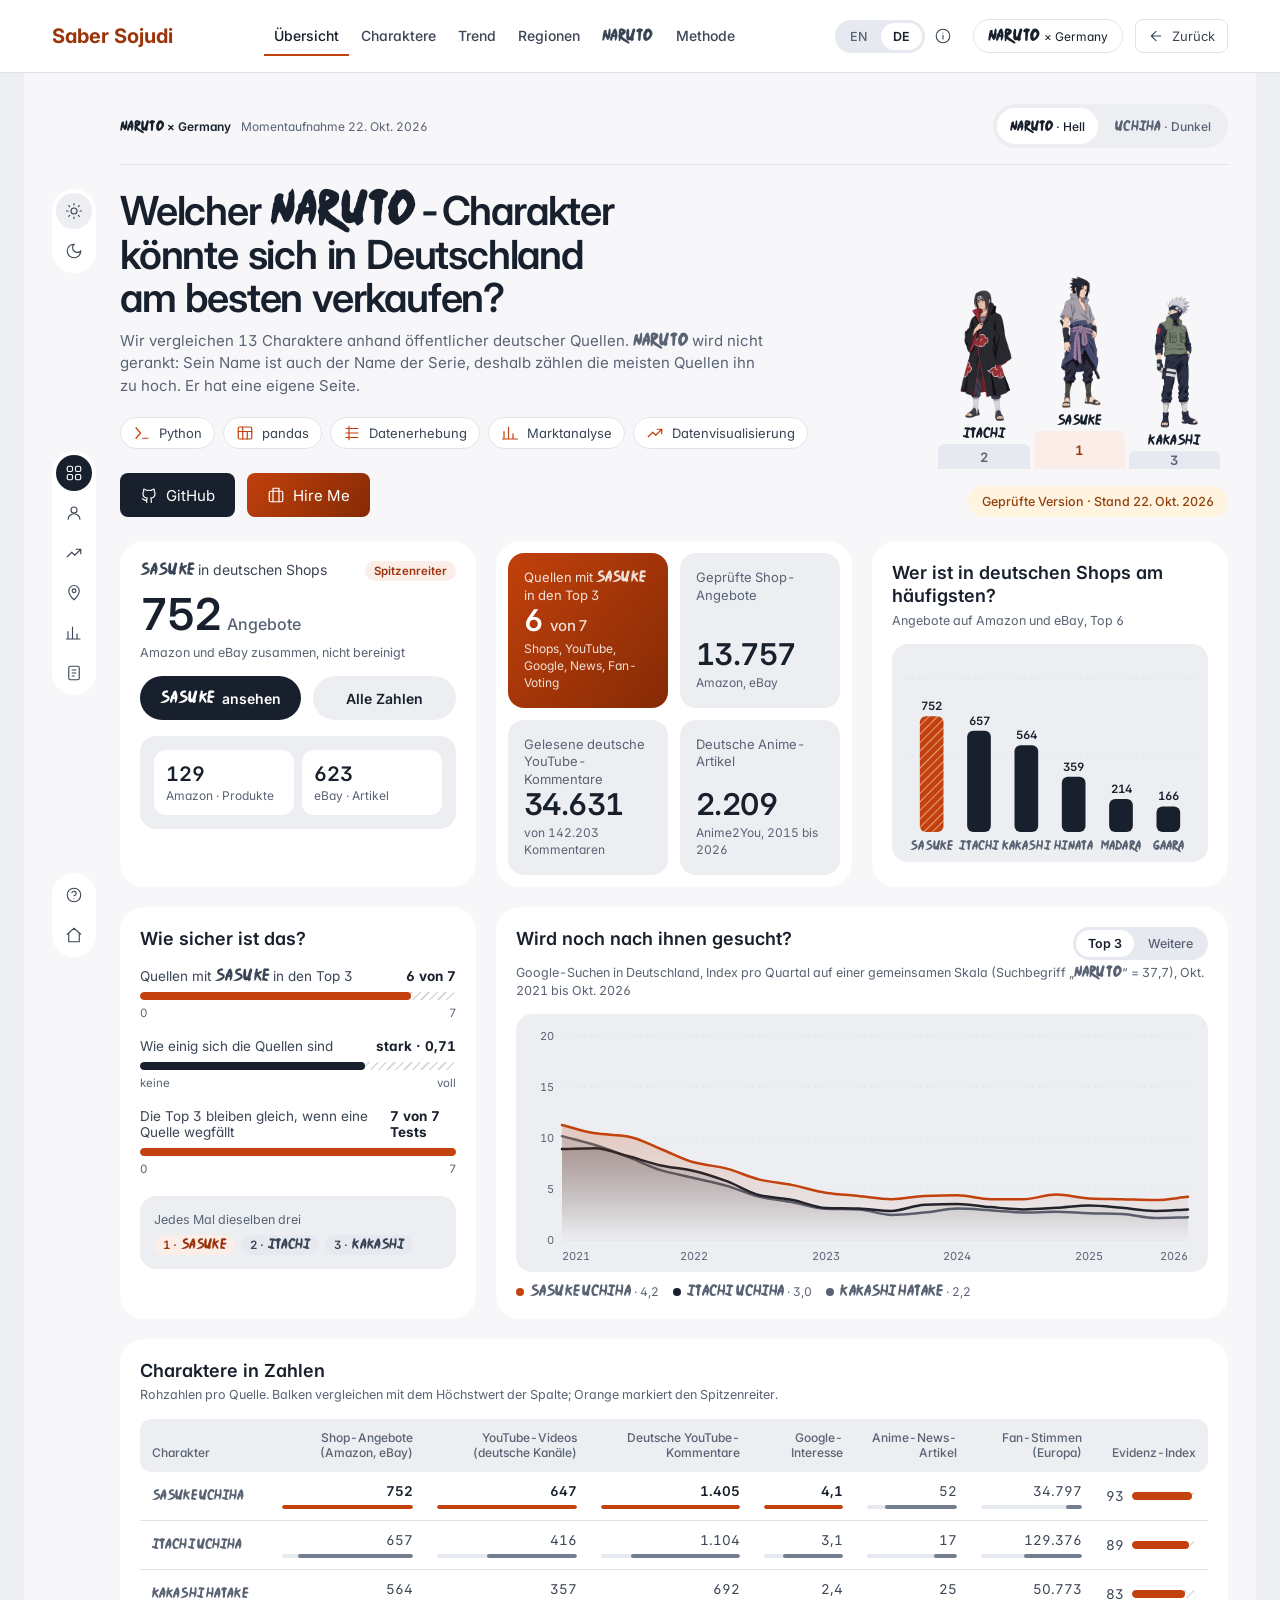
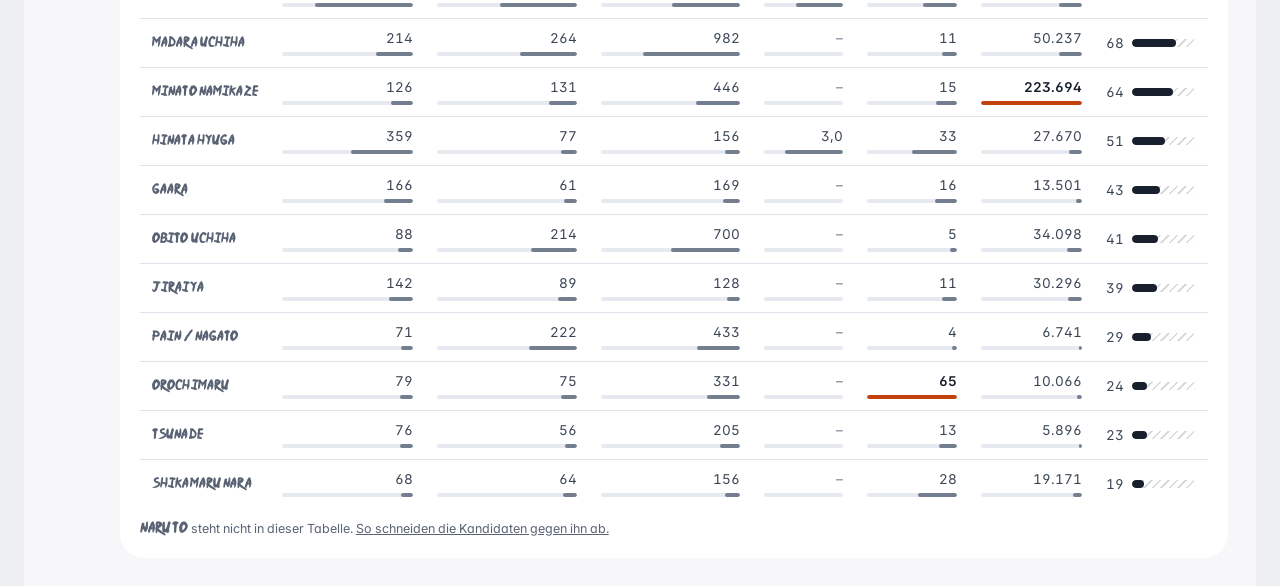
<file: index.html>
<!doctype html>
<html lang="de">
<head>
<meta charset="utf-8">
<link rel="icon" href="data:,">
<meta name="viewport" content="width=device-width, initial-scale=1, viewport-fit=cover">
<meta name="description" content="Which Naruto character could sell best in Germany? A plain-language dashboard by Saber Sojudi.">
<title>Naruto × Germany — Saber Sojudi</title>
<script>try{const t=new URLSearchParams(location.search).get("theme")||"light";if(t)document.documentElement.dataset.theme=t;const l=new URLSearchParams(location.search).get("lang")||localStorage.getItem("naruto-lang");if(l==="en"||l==="de")document.documentElement.lang=l}catch{}</script>
<link rel="preconnect" href="https://fonts.googleapis.com"><link rel="preconnect" href="https://fonts.gstatic.com" crossorigin>
<link href="https://fonts.googleapis.com/css2?family=Inter:wght@400;500;600;700&display=swap" rel="stylesheet">
<style>
/* ===== Tokens (pill-dashboard, accent = Konoha orange; DESIGN.md §3) ===== */
:root{
  --bg-page:#E7E7EA;--bg-shell:#F2F2F4;--bg-card:#FFFFFF;--bg-inset:#F4F4F6;--bg-inset-hover:#ECECEF;--bg-chip:#EDEDF0;
  --ink:#121214;--ink-2:#3A3A40;--ink-muted:#63636C;--ink-faint:#9A9AA3;--on-ink:#FFFFFF;--hairline:#EAEAEE;
  --accent:#C2410C;--on-accent:#FFFFFF;
  --accent-strong:color-mix(in oklab,var(--accent) 82%,black);--accent-light:color-mix(in oklab,var(--accent) 78%,white);
  --accent-soft:color-mix(in oklab,var(--accent) 10%,white);--accent-ring:color-mix(in oklab,var(--accent) 40%,white);
  --accent-gradient:radial-gradient(120% 90% at 78% 22%,rgba(255,255,255,.22) 0%,rgba(255,255,255,0) 45%),linear-gradient(135deg,var(--accent-light) 0%,var(--accent) 45%,var(--accent-strong) 100%);
  --on-accent-ink:#121214;--on-accent-muted:color-mix(in oklab,var(--on-accent) 84%,transparent);--on-accent-glass:color-mix(in oklab,var(--on-accent) 20%,transparent);
  --success:#1F7A45;--success-soft:#DFF5E7;--danger:#C4242A;--danger-soft:#FDE8E8;--warn:#92400E;--warn-soft:#FFF4E0;
  --hatch-color:#D9D9DE;--hatch:repeating-linear-gradient(-45deg,var(--hatch-color) 0 1.5px,transparent 1.5px 6px);
  --hatch-accent:repeating-linear-gradient(-45deg,color-mix(in oklab,var(--on-accent) 55%,transparent) 0 1.5px,transparent 1.5px 5px);
  --r-shell:32px;--r-card:24px;--r-inset:16px;--r-tile:14px;--r-pill:999px;
  --shell-margin:24px;--shell-pad:28px;--gap:20px;--gap-inner:12px;--card-pad:20px;
  --font:"Inter",ui-sans-serif,system-ui,-apple-system,"Segoe UI",sans-serif;
  --ease-out:cubic-bezier(.22,1,.36,1);--ease-inout:cubic-bezier(.65,0,.35,1);--dur-fast:160ms;--dur:320ms;--dur-enter:520ms;--stagger:60ms;
  --ring:var(--ink);color-scheme:light}
:root[data-theme="dark"]{--bg-page:#0B0B0D;--bg-shell:#111113;--bg-card:#18181B;--bg-inset:#1E1E22;--bg-inset-hover:#26262B;--bg-chip:#222227;--ink:#F4F4F6;--ink-2:#D4D4DA;--ink-muted:#9A9AA4;--ink-faint:#6A6A73;--on-ink:#121214;--hairline:#26262B;--accent-soft:color-mix(in oklab,var(--accent) 18%,transparent);--accent-ring:color-mix(in oklab,var(--accent) 45%,transparent);--success:#4CC384;--success-soft:rgba(31,157,85,.16);--danger:#F07075;--danger-soft:rgba(229,72,77,.16);--warn:#F0B35A;--warn-soft:rgba(234,160,40,.14);--hatch-color:#34343B;--ring:#F4F4F6;color-scheme:dark}
@media (prefers-color-scheme:dark){:root:not([data-theme="light"]){--bg-page:#0B0B0D;--bg-shell:#111113;--bg-card:#18181B;--bg-inset:#1E1E22;--bg-inset-hover:#26262B;--bg-chip:#222227;--ink:#F4F4F6;--ink-2:#D4D4DA;--ink-muted:#9A9AA4;--ink-faint:#6A6A73;--on-ink:#121214;--hairline:#26262B;--accent-soft:color-mix(in oklab,var(--accent) 18%,transparent);--accent-ring:color-mix(in oklab,var(--accent) 45%,transparent);--success:#4CC384;--success-soft:rgba(31,157,85,.16);--danger:#F07075;--danger-soft:rgba(229,72,77,.16);--warn:#F0B35A;--warn-soft:rgba(234,160,40,.14);--hatch-color:#34343B;--ring:#F4F4F6;color-scheme:dark}}
@media (prefers-reduced-motion:reduce){:root{--dur-fast:0ms;--dur:0ms;--dur-enter:1ms;--stagger:0ms}}

/* ===== Base ===== */
*,*::before,*::after{box-sizing:border-box}
html{background:var(--bg-page)}
body{margin:0;font-family:var(--font);font-size:14px;color:var(--ink-2);font-feature-settings:"cv11","ss01";font-variant-numeric:tabular-nums;-webkit-font-smoothing:antialiased;min-height:100vh}
:focus-visible{outline:2px solid var(--ring);outline-offset:2px}
.num{font-variant-numeric:tabular-nums}
.sr td{text-align:right}.sr{position:absolute;left:0;top:0;width:1px;height:1px;overflow:hidden;clip-path:inset(50%);white-space:nowrap}
button{font:inherit}
a{color:inherit}

/* ===== Shell ===== */
.shell{margin:var(--shell-margin) auto;padding:var(--shell-pad);background:var(--bg-shell);border-radius:var(--r-shell);width:min(1440px,100% - 2*var(--shell-margin));min-height:calc(100vh - 2*var(--shell-margin))}
.topbar{display:grid;grid-template-columns:1fr auto 1fr;align-items:center;gap:16px}
.topbar .right{display:flex;gap:12px;justify-content:flex-end}
.pill{background:var(--bg-card);border-radius:var(--r-pill);height:52px;display:flex;align-items:center}
.logo{padding:8px 18px 8px 8px;gap:10px;width:max-content;font-weight:600;font-size:15px;color:var(--ink);text-decoration:none}
.mark{width:36px;height:36px;border-radius:50%;display:grid;place-items:center;background:var(--accent-gradient);color:var(--on-accent);font-weight:700;font-size:13px}
.nav{position:relative;padding:4px;gap:2px}
.nav a{position:relative;z-index:1;padding:9px 16px;border-radius:var(--r-pill);font-size:14px;font-weight:500;color:var(--ink-2);text-decoration:none;white-space:nowrap;transition:color var(--dur) var(--ease-out)}
.nav a[aria-current="page"]{color:var(--on-ink);background:var(--ink);transition:color var(--dur) var(--ease-out),background 0s linear var(--dur)}
.nav-ind{position:absolute;top:4px;bottom:4px;left:0;width:0;border-radius:var(--r-pill);background:var(--ink);transition:transform var(--dur) var(--ease-out),width var(--dur) var(--ease-out)}
.actions{padding:4px 6px;gap:4px}
.icon-btn{width:36px;height:36px;border-radius:50%;border:0;background:transparent;color:var(--ink-2);display:grid;place-items:center;cursor:pointer;text-decoration:none;transition:background var(--dur-fast)}
.icon-btn:hover{background:var(--bg-inset)}
.icon-btn svg{width:18px;height:18px}
.seg{display:inline-flex;background:var(--bg-chip);border-radius:var(--r-pill);padding:3px;gap:2px;flex-wrap:nowrap}
.seg button{border:0;background:transparent;font:500 12.5px var(--font);color:var(--ink-muted);padding:6px 12px;border-radius:var(--r-pill);cursor:pointer;white-space:nowrap}
.seg button[aria-pressed="true"]{background:var(--bg-card);color:var(--ink);font-weight:600}
:root[data-theme="dark"] .seg button[aria-pressed="true"]{background:var(--bg-inset-hover)}
.project{padding:0 18px;font-size:13px;font-weight:600;color:var(--ink);white-space:nowrap}
.body{display:grid;grid-template-columns:44px minmax(0,1fr);column-gap:24px;margin-top:28px}
.rail{display:flex;flex-direction:column;justify-content:space-between;position:sticky;top:28px;height:calc(100vh - 160px);min-height:520px}
.rail .group{background:var(--bg-card);border-radius:var(--r-pill);padding:4px;display:flex;flex-direction:column;gap:4px}
.rail .icon-btn[aria-current="page"]{background:var(--ink);color:var(--on-ink)}
.rail .icon-btn[aria-pressed="true"]{background:var(--bg-inset)}

/* ===== Header ===== */
.page-head{display:flex;justify-content:space-between;align-items:flex-end;gap:24px;margin-bottom:24px}
h1{font-size:40px;line-height:1.08;font-weight:600;letter-spacing:-.03em;color:var(--ink);margin:0;max-width:26ch;text-wrap:balance}
.sub{color:var(--ink-muted);margin:10px 0 0;max-width:72ch;font-size:15px;line-height:1.5}
.notice{display:inline-flex;gap:8px;align-items:center;background:var(--warn-soft);color:var(--warn);border-radius:var(--r-pill);padding:8px 14px;font-size:12.5px;font-weight:500;white-space:nowrap}
.notice.tag{background:var(--accent-soft);color:var(--accent-strong)}
:root[data-theme="dark"] .notice.tag{color:var(--ink)}

/* ===== Grid & cards ===== */
.grid{display:grid;grid-template-columns:repeat(12,minmax(0,1fr));gap:var(--gap)}
.c4{grid-column:span 4}.c5{grid-column:span 5}.c6{grid-column:span 6}.c7{grid-column:span 7}.c8{grid-column:span 8}.c12{grid-column:1/-1}
.card{background:var(--bg-card);border-radius:var(--r-card);padding:var(--card-pad);min-width:0}
:root[data-theme="dark"] .card{box-shadow:inset 0 0 0 1px rgba(255,255,255,.04)}
.card-h{display:flex;flex-wrap:wrap;justify-content:space-between;align-items:flex-start;gap:8px 12px;margin-bottom:4px}.card-h .seg{max-width:100%;overflow-x:auto}
.card-h h2{font-size:18px;font-weight:600;color:var(--ink);margin:0;line-height:1.3}
.card-sub{color:var(--ink-muted);font-size:12.5px;margin:4px 0 14px;line-height:1.45}
.muted{color:var(--ink-muted);font-size:12.5px}
.inset{background:var(--bg-inset);border-radius:var(--r-inset);padding:14px}
.stack{display:grid;gap:var(--gap);align-content:start}

/* ===== KPI tiles ===== */
.tiles{display:grid;grid-template-columns:1fr 1fr;gap:var(--gap-inner);padding:12px;height:100%}
.tile{background:var(--bg-inset);border-radius:var(--r-inset);padding:16px;min-height:132px;display:flex;flex-direction:column;min-width:0}
.tile .lab{font-size:13px;color:var(--ink-muted);line-height:1.35}
.tile .val{font-size:30px;font-weight:600;letter-spacing:-.02em;color:var(--ink);margin:auto 0 4px;font-variant-numeric:tabular-nums;line-height:1.1}
.tile .val small{font-size:15px;color:var(--ink-muted);font-weight:500}
.tile .cap{font-size:12px;color:var(--ink-muted);line-height:1.4}
.tile.hero{background:var(--accent-gradient);color:var(--on-accent)}
.tile.hero .lab,.tile.hero .cap,.tile.hero .val small{color:var(--on-accent-muted)}
.tile.hero .val{color:var(--on-accent)}

/* ===== Hero card ===== */
.hero-card{background:var(--accent-gradient);color:var(--on-accent);border-radius:var(--r-card);padding:24px;display:flex;flex-direction:column;min-width:0}
.glass{display:inline-flex;align-self:flex-start;background:var(--on-accent-glass);color:var(--on-accent);border-radius:var(--r-pill);padding:5px 11px;font-size:12px;font-weight:600}
.hero-top{display:flex;justify-content:space-between;align-items:center;gap:10px;font-size:12px;color:var(--on-accent-muted)}
.hero-card h2{color:var(--on-accent);font-size:18px;font-weight:600;margin:18px 0 0}
.hero-num{font-size:46px;font-weight:600;letter-spacing:-.02em;line-height:1.05;margin:10px 0 4px;font-variant-numeric:tabular-nums}
.hero-num small{font-size:16px;font-weight:500;color:var(--on-accent-muted);margin-left:6px;letter-spacing:0}
.hero-name{font-size:40px;font-weight:600;letter-spacing:-.03em;line-height:1.05;margin:16px 0 6px}
.hero-card p{color:var(--on-accent-muted);font-size:14px;line-height:1.5;margin:6px 0 0;max-width:42ch}
.hero-bar{height:10px;border-radius:var(--r-pill);background:var(--hatch-accent);overflow:hidden;margin:18px 0 8px}
.hero-bar i{display:block;height:100%;width:0;background:var(--on-accent);border-radius:inherit;transition:width 800ms var(--ease-out) 200ms}
.hero-ends{display:flex;justify-content:space-between;font-size:11.5px;color:var(--on-accent-muted)}
.hero-list{list-style:none;margin:16px 0 0;padding:0;display:grid}
.hero-list li{display:flex;justify-content:space-between;gap:10px;padding:10px 0;font-size:13.5px;box-shadow:inset 0 1px 0 var(--on-accent-glass)}
.hero-list b{font-variant-numeric:tabular-nums}

/* ===== Buttons & chips ===== */
.btn{height:44px;padding:0 20px;border-radius:var(--r-pill);border:0;cursor:pointer;font:600 14px var(--font);display:inline-flex;align-items:center;justify-content:center;gap:8px;text-decoration:none;transition:transform 120ms,background var(--dur-fast);white-space:nowrap}
.btn:active{transform:scale(.97)}
.btn-primary{background:var(--ink);color:var(--on-ink)}
.btn-secondary{background:var(--bg-inset);color:var(--ink)}
.btn-on{background:var(--on-accent);color:var(--on-accent-ink);height:40px;margin-top:18px;align-self:flex-start}
.btn-sm{height:32px;padding:0 14px;font-size:12.5px}
.btn svg{width:16px;height:16px}
.row2{display:grid;grid-template-columns:1fr 1fr;gap:12px;margin:16px 0}
.chip{display:inline-flex;align-items:center;gap:4px;border-radius:var(--r-pill);padding:3px 9px;font-size:11.5px;font-weight:600;white-space:nowrap;font-variant-numeric:tabular-nums}
.up{background:var(--success-soft);color:var(--success)}.down{background:var(--danger-soft);color:var(--danger)}.flat{background:var(--bg-chip);color:var(--ink-2)}
.acc{background:var(--accent-soft);color:var(--accent-strong)}@media (prefers-color-scheme:dark){:root:not([data-theme="light"]) .acc,:root:not([data-theme="light"]) .notice.tag{color:var(--ink)}}
:root[data-theme="dark"] .acc{color:var(--ink)}
.picker{display:flex;flex-wrap:wrap;gap:8px;margin-bottom:var(--gap)}
.picker button{border:0;background:var(--bg-card);color:var(--ink-2);font:500 13px var(--font);height:36px;padding:0 14px;border-radius:var(--r-pill);cursor:pointer}
.picker button:hover{background:var(--bg-inset-hover)}
.picker button[aria-pressed="true"]{background:var(--ink);color:var(--on-ink);font-weight:600}

/* ===== Primary card ===== */
.big{font-size:44px;font-weight:600;letter-spacing:-.02em;color:var(--ink);font-variant-numeric:tabular-nums;margin:10px 0 6px;line-height:1.05}
.big small{font-size:16px;color:var(--ink-muted);font-weight:500;margin-left:6px;letter-spacing:0}
.ptiles{display:grid;grid-template-columns:repeat(3,1fr);gap:8px}
.ptile{background:var(--bg-card);border-radius:12px;padding:12px;min-width:0}
.ptile b{display:block;font-size:20px;font-weight:600;color:var(--ink);font-variant-numeric:tabular-nums}
.ptile span{font-size:12px;color:var(--ink-muted)}

/* ===== Progress (hatched) ===== */
.prog{margin-top:18px}
.prog .t{display:flex;justify-content:space-between;align-items:baseline;gap:12px;font-size:13.5px;color:var(--ink-2)}
.prog .t b{color:var(--ink);font-variant-numeric:tabular-nums}
.bar{height:8px;border-radius:var(--r-pill);background:var(--hatch);overflow:hidden;margin:8px 0 6px}
.bar>i{display:block;height:100%;width:0;background:var(--accent);border-radius:inherit;transition:width 800ms var(--ease-out) 200ms}
.bar.ink>i{background:var(--ink)}
.ends{display:flex;justify-content:space-between;font-size:11.5px;color:var(--ink-muted)}

/* ===== Charts ===== */
.plot{position:relative;background:var(--bg-inset);border-radius:var(--r-inset);padding:12px 12px 6px}
.plot svg{display:block;width:100%;overflow:visible}
.plot .tip{position:absolute;pointer-events:none;background:var(--ink);color:var(--on-ink);border-radius:12px;padding:8px 10px;font-size:12px;line-height:1.5;white-space:nowrap;opacity:0;transform:translateY(4px);transition:opacity 120ms,transform 120ms;z-index:2}
.plot .tip.on{opacity:1;transform:none}
.plot .tip b{font-weight:600}
.plot .tip i{display:inline-block;width:8px;height:8px;border-radius:50%;margin-right:6px;vertical-align:0}
.legend{display:flex;flex-wrap:wrap;gap:14px;font-size:12px;color:var(--ink-muted);align-items:center}
.legend i{display:inline-block;width:8px;height:8px;border-radius:50%;margin-right:6px}
.legend .hs{width:14px;height:8px;border-radius:3px;background:var(--hatch)}
.ax{font-size:11px;fill:var(--ink-muted)}
.vl{font-size:11.5px;font-weight:600;fill:var(--ink)}
.line-path{fill:none;stroke-width:2.25;stroke-linecap:round;stroke-linejoin:round}
.draw{stroke-dasharray:var(--len);stroke-dashoffset:var(--len);animation:draw 900ms var(--ease-out) forwards}
@keyframes draw{to{stroke-dashoffset:0}}
.hbars{display:grid;gap:12px}
.hb .t{display:flex;justify-content:space-between;gap:10px;font-size:13px;color:var(--ink-2)}
.hb .t b{color:var(--ink);font-variant-numeric:tabular-nums;white-space:nowrap}
.hb .tr{height:10px;border-radius:var(--r-pill);background:var(--bg-inset);margin-top:6px;overflow:hidden}
.hb .tr i{display:block;height:100%;width:0;border-radius:inherit;background:var(--ink);transition:width 800ms var(--ease-out) 200ms}
.hb.lead .tr i{background:var(--accent)}
.hb .tr i.hat{background:var(--hatch),var(--bg-chip)}
.share{display:flex;height:28px;border-radius:10px;overflow:hidden;gap:2px;margin:6px 0 14px}
.share div{min-width:0;transition:flex-grow 600ms var(--ease-out)}
.ltab{width:100%;border-collapse:collapse;font-size:13px}
.ltab td{padding:7px 0;border-top:1px solid var(--hairline);font-variant-numeric:tabular-nums}
.ltab td:nth-child(n+3){text-align:right;color:var(--ink)}
.ltab i{display:inline-block;width:10px;height:10px;border-radius:3px;margin-right:8px;vertical-align:-1px}

/* ===== Data-bar table ===== */
.tbl-wrap{overflow-x:auto;margin:0 -4px;padding:0 4px}
table.data{width:100%;border-collapse:separate;border-spacing:0;font-size:13.5px;min-width:860px}
.data thead th{background:var(--bg-inset);color:var(--ink-muted);font-weight:500;font-size:12px;text-align:right;padding:11px 12px;line-height:1.3;vertical-align:bottom}
.data thead th:first-child{border-radius:12px 0 0 12px;text-align:left}.data thead th:last-child{border-radius:0 12px 12px 0}
.data thead th.l{text-align:left}
.data td{padding:11px 12px;border-bottom:1px solid var(--hairline);text-align:right;font-variant-numeric:tabular-nums;color:var(--ink-2);vertical-align:middle}
.data td.who{text-align:left;color:var(--ink);font-weight:600;white-space:nowrap}
.data td.who span{display:block;font-weight:400;font-size:12px;color:var(--ink-muted)}
.data tr:last-child td{border-bottom:0}
.data .db{display:block;height:4px;border-radius:2px;background:var(--bg-chip);margin-top:6px;overflow:hidden}
.data .db i{display:block;height:100%;background:var(--ink-faint);border-radius:inherit;margin-left:auto}
.data td.lead{color:var(--ink);font-weight:600}
.data td.lead .db i{background:var(--accent)}
.data tr.bench td{background:var(--bg-inset);color:var(--ink-muted)}
.data tr.bench td:first-child{border-radius:12px 0 0 12px}.data tr.bench td:last-child{border-radius:0 12px 12px 0}
.data td.na{color:var(--ink-faint)}
.idx{display:inline-flex;align-items:center;gap:8px;justify-content:flex-end}
.idx .m{width:64px;height:8px;border-radius:999px;background:var(--hatch);overflow:hidden}
.idx .m i{display:block;height:100%;background:var(--ink);border-radius:inherit}
.idx.top .m i{background:var(--accent)}

/* ===== Tile map ===== */
.tmap{display:grid;grid-template-columns:repeat(5,minmax(0,1fr));gap:8px;max-width:520px;margin:0 auto}
.st{aspect-ratio:1.25;border-radius:14px;padding:10px;display:flex;flex-direction:column;justify-content:space-between;background:var(--bg-inset);color:var(--ink);min-width:0;border:0;font:inherit;text-align:left;cursor:default}
.st b{font-size:13px;font-weight:600}
.st span{font-size:15px;font-weight:600;font-variant-numeric:tabular-nums}
.st.s1{background:color-mix(in oklab,var(--accent) 12%,var(--bg-card))}
.st.s2{background:color-mix(in oklab,var(--accent) 28%,var(--bg-card))}
.st.s3{background:color-mix(in oklab,var(--accent) 48%,var(--bg-card))}
.st.s4{background:color-mix(in oklab,var(--accent) 72%,var(--bg-card));color:var(--on-accent)}
.st.s5{background:var(--accent);color:var(--on-accent)}
.st.sup{background:var(--hatch),var(--bg-inset);color:var(--ink-muted)}
.scale{display:flex;align-items:center;gap:6px;font-size:11.5px;color:var(--ink-muted);margin-top:14px;justify-content:center}
.scale i{width:22px;height:10px;border-radius:3px;display:inline-block}

/* ===== Lists, timelines, matrix ===== */
.rows{list-style:none;margin:0;padding:0}
.rows li{display:grid;grid-template-columns:1fr auto;gap:2px 12px;padding:12px 0;border-top:1px solid var(--hairline)}
.rows li:first-child{border-top:0}
.rows b{color:var(--ink);font-weight:600}
.rows span{grid-column:1/-1;font-size:12.5px;color:var(--ink-muted);line-height:1.45}
.rows em{font-style:normal;color:var(--ink);font-variant-numeric:tabular-nums;font-weight:600}
.tl{position:relative;display:grid;grid-template-columns:repeat(var(--n,5),minmax(0,1fr));gap:12px;margin-top:8px}
.tl::before{content:"";position:absolute;left:0;right:0;top:9px;height:2px;background:var(--hatch)}
.ev{position:relative;padding-top:26px;min-width:0}
.ev::before{content:"";position:absolute;top:3px;left:0;width:14px;height:14px;border-radius:50%;background:var(--bg-card);box-shadow:inset 0 0 0 3px var(--ink)}
.ev.own::before{box-shadow:inset 0 0 0 3px var(--accent)}
.ev b{display:block;color:var(--ink);font-size:13.5px;font-weight:600}
.ev time{font-size:12px;color:var(--ink-muted);font-variant-numeric:tabular-nums}
.ev p{margin:4px 0 0;font-size:12.5px;color:var(--ink-muted);line-height:1.45}
.mtx{width:100%;border-collapse:separate;border-spacing:0 6px;font-size:13px}
.mtx th{font-weight:500;font-size:12px;color:var(--ink-muted);text-align:center;padding:0 4px 4px}
.mtx th:first-child{text-align:left}
.mtx td{text-align:center;padding:0}
.mtx td:first-child{text-align:left;color:var(--ink);font-weight:600;white-space:nowrap;padding-right:8px}
.dot{display:inline-block;width:16px;height:16px;border-radius:50%;background:var(--hatch);vertical-align:middle}
.dot.y{background:var(--ink)}
.dot.y2{background:var(--accent)}
tr.me td{background:var(--accent-soft)}
tr.me td:first-child{border-radius:10px 0 0 10px;padding-left:8px}tr.me td:last-child{border-radius:0 10px 10px 0}
.fam{display:grid;gap:10px}
.src{display:grid;grid-template-columns:1fr auto;gap:2px 12px;padding:11px 0;border-top:1px solid var(--hairline)}
.src:first-child{border-top:0}
.src b{color:var(--ink);font-weight:600}
.src em{font-style:normal;font-variant-numeric:tabular-nums;color:var(--ink);font-weight:600}
.src span{grid-column:1/-1;font-size:12.5px;color:var(--ink-muted)}
.src.ctx b,.src.ctx em{color:var(--ink-muted)}
.wbar{display:flex;height:34px;border-radius:12px;overflow:hidden;gap:2px;margin:14px 0 8px}
.wbar div{display:flex;align-items:center;padding:0 12px;font-size:12.5px;font-weight:600;color:var(--on-accent);background:var(--on-accent-glass);white-space:nowrap;overflow:hidden}
.wbar div:first-child{background:var(--on-accent);color:var(--on-accent-ink)}
.wbar div.h{background:var(--hatch-accent)}
.score{display:grid;grid-template-columns:repeat(2,1fr);gap:var(--gap-inner)}
.empty{display:grid;place-items:center;text-align:center;min-height:160px;border-radius:var(--r-inset);background:var(--hatch),var(--bg-inset);color:var(--ink-muted);font-size:13px;padding:16px}

/* ===== Motion (pill-dashboard) ===== */
@keyframes pd-in{from{opacity:0;transform:translateY(8px);filter:blur(10px)}to{opacity:1;transform:none;filter:blur(0)}}
.reveal{opacity:0;animation:pd-in var(--dur-enter) var(--ease-out) forwards;animation-delay:calc(var(--i,0) * var(--stagger))}
::view-transition-old(root),::view-transition-new(root){animation:none;mix-blend-mode:normal}
@media (prefers-reduced-motion:reduce){.reveal{animation:none;opacity:1}.draw{animation:none;stroke-dashoffset:0}}

/* ===== Responsive ===== */
@media (max-width:1279px){.project{display:none}.c4.flex8{grid-column:span 6}}
@media (max-width:1180px){.grid{grid-template-columns:repeat(6,minmax(0,1fr))}.c4,.c5,.c6,.c7,.c8{grid-column:span 6}.page-head{flex-direction:column;align-items:flex-start}}
@media (max-width:1023px){.topbar{grid-template-columns:1fr auto}.topbar .nav{grid-row:2;grid-column:1/-1;justify-self:start;max-width:100%;overflow-x:auto}h1{font-size:32px}.notice{white-space:normal}.tl{--n:2!important;row-gap:20px}.tl::before{display:none}}
@media (max-width:767px){:root{--shell-margin:0px;--shell-pad:16px;--gap:16px}.shell{border-radius:0;width:100%;margin:0;padding-bottom:calc(24px + env(safe-area-inset-bottom,0px))}.body{grid-template-columns:minmax(0,1fr);margin-top:20px}.rail{display:none}.topbar .nav{grid-row:2;grid-column:1/-1;justify-self:stretch;overflow-x:auto;min-width:0;scroll-padding-inline:8px}.actions .icon-btn{display:none}h1{font-size:28px}.hero-name{font-size:32px}.hero-num{font-size:40px}.big{font-size:38px}.tiles{grid-template-columns:1fr 1fr}.ptiles{grid-template-columns:1fr 1fr 1fr}.row2{grid-template-columns:1fr}.tmap{gap:6px}.st{padding:6px;border-radius:10px}.st span{font-size:13px}.score{grid-template-columns:1fr}}
</style>
<link rel="stylesheet" href="design-preview/preview.css?v=podium2">
<script src="design-preview/germany-paths.js"></script>
</head>
<body>
<div class="shell">
  <header class="topbar">
    <a class="pill logo" href="https://sabersojudi.com/"><span class="mark" aria-hidden="true">SS</span>Saber Sojudi</a>
    <nav class="pill nav" aria-label="Pages" id="nav">
      <span class="nav-ind" aria-hidden="true"></span>
      <a href="#overview" data-r="overview" data-i18n="nav.overview">Overview</a>
      <a href="#characters" data-r="characters" data-i18n="nav.characters">Characters</a>
      <a href="#momentum" data-r="momentum" data-i18n="nav.momentum">Momentum</a>
      <a href="#regions" data-r="regions" data-i18n="nav.regions">Regions</a>
      <a href="#method" data-r="method" data-i18n="nav.method">Method</a>
    </nav>
    <div class="right">
      <div class="pill actions">
        <div class="seg" role="group" aria-label="Language" id="lang"><button data-lang="en" aria-pressed="true">EN</button><button data-lang="de" aria-pressed="false">DE</button></div>
        <a class="icon-btn" href="#method" data-i18n-label="a.about" aria-label="About this project"><svg viewBox="0 0 24 24" fill="none" stroke="currentColor" stroke-width="1.5" stroke-linecap="round"><circle cx="12" cy="12" r="9"/><path d="M12 11v5M12 8h.01"/></svg></a>
      </div>
      <div class="pill project">Naruto × Germany</div>
    </div>
  </header>

  <div class="body">
    <aside class="rail" aria-label="Pages">
      <div class="group">
        <button class="icon-btn" data-theme-set="light" data-i18n-label="a.light" aria-label="Light theme"><svg viewBox="0 0 24 24" fill="none" stroke="currentColor" stroke-width="1.5" stroke-linecap="round"><circle cx="12" cy="12" r="4"/><path d="M12 2v2M12 20v2M4.9 4.9l1.4 1.4M17.7 17.7l1.4 1.4M2 12h2M20 12h2M4.9 19.1l1.4-1.4M17.7 6.3l1.4-1.4"/></svg></button>
        <button class="icon-btn" data-theme-set="dark" data-i18n-label="a.dark" aria-label="Dark theme"><svg viewBox="0 0 24 24" fill="none" stroke="currentColor" stroke-width="1.5" stroke-linecap="round"><path d="M12 3a6 6 0 0 0 9 9 9 9 0 1 1-9-9Z"/></svg></button>
      </div>
      <div class="group main">
        <a class="icon-btn" href="#overview" data-r="overview" data-i18n-label="nav.overview" aria-label="Overview"><svg viewBox="0 0 24 24" fill="none" stroke="currentColor" stroke-width="1.5"><rect x="3" y="3" width="7" height="7" rx="2"/><rect x="14" y="3" width="7" height="7" rx="2"/><rect x="3" y="14" width="7" height="7" rx="2"/><rect x="14" y="14" width="7" height="7" rx="2"/></svg></a>
        <a class="icon-btn" href="#characters" data-r="characters" data-i18n-label="nav.characters" aria-label="Characters"><svg viewBox="0 0 24 24" fill="none" stroke="currentColor" stroke-width="1.5"><circle cx="12" cy="8" r="4"/><path d="M4 21a8 8 0 0 1 16 0"/></svg></a>
        <a class="icon-btn" href="#momentum" data-r="momentum" data-i18n-label="nav.momentum" aria-label="Momentum"><svg viewBox="0 0 24 24" fill="none" stroke="currentColor" stroke-width="1.5" stroke-linecap="round"><path d="M3 17l6-6 4 4 8-8M15 7h6v6"/></svg></a>
        <a class="icon-btn" href="#regions" data-r="regions" data-i18n-label="nav.regions" aria-label="Regions"><svg viewBox="0 0 24 24" fill="none" stroke="currentColor" stroke-width="1.5" stroke-linecap="round"><path d="M12 21s-7-6.2-7-12a7 7 0 0 1 14 0c0 5.8-7 12-7 12Z"/><circle cx="12" cy="9" r="2.5"/></svg></a>
        <a class="icon-btn" href="#method" data-r="method" data-i18n-label="nav.method" aria-label="Method"><svg viewBox="0 0 24 24" fill="none" stroke="currentColor" stroke-width="1.5"><rect x="5" y="3" width="14" height="18" rx="2"/><path d="M9 8h6M9 12h6M9 16h4"/></svg></a>
      </div>
      <div class="group">
        <a class="icon-btn" href="#method" data-i18n-label="a.help" aria-label="How to read this page"><svg viewBox="0 0 24 24" fill="none" stroke="currentColor" stroke-width="1.5" stroke-linecap="round"><circle cx="12" cy="12" r="9"/><path d="M9.1 9a3 3 0 0 1 5.8 1c0 2-3 3-3 3M12 17h.01"/></svg></a>
        <a class="icon-btn" href="https://sabersojudi.com/" data-i18n-label="a.home" aria-label="Back to portfolio"><svg viewBox="0 0 24 24" fill="none" stroke="currentColor" stroke-width="1.5" stroke-linecap="round"><path d="M3 11 12 3l9 8M5 9.5V21h14V9.5"/></svg></a>
      </div>
    </aside>
    <main id="view" tabindex="-1"></main>
  </div>
</div>

<script src="data/dashboard.js"></script>
<script>
if(!window.DASHBOARD){document.getElementById("view").innerHTML="<p class=\"notice\">Couldn't load data/dashboard.js. Run scripts/build_data_js.py.</p>";throw new Error("dashboard data missing")}
/* =====================================================================
   DATA — read only from data/dashboard.js (window.DASHBOARD), which
   follows contract/dashboard.schema.json. Never hard-code numbers below.
   ===================================================================== */
const D=window.DASHBOARD;
const short=k=>k.split("_")[0];
const LONG=Object.fromEntries(D.characters.map(c=>[short(c.key),c.key]));
const toC=c=>({k:short(c.key),n:c.name,rank:c.rank,am:c.counts.amazon_products,eb:c.counts.ebay_items,ka:c.counts.kleinanzeigen_ads,yv:c.counts.youtube_videos_de,yc:c.counts.youtube_comments_de,ar:c.counts.anime2you_articles,fv:c.counts.fan_votes_eu,gt:c.counts.google_interest,ix:c.index,p:[c.prices_eur.amazon,c.prices_eur.ebay,c.prices_eur.kleinanzeigen],lens:c.lens_ranks?[c.lens_ranks.shoppers,c.lens_ranks.watching,c.lens_ranks.votes]:[null,null,null],t3:c.top3_sources,flags:c.flags});
const C=D.characters.filter(c=>c.role==="candidate").map(toC).sort((x,y)=>x.rank-y.rank);
const NARUTO=toC(D.characters.find(c=>c.role==="benchmark"));
const LEAD=C[0];
const Q=D.momentum.periods;
const remap=o=>Object.fromEntries(Object.entries(o).map(([k,v])=>[short(k),v]));
const TR=remap(D.momentum.series), TRCHG=remap(D.momentum.change_12m), TRFLAG=remap(D.momentum.flags);
const MCAT={figures:"fig",clothing:"cloth",cards:"cards",manga_media:"manga",accessories:"acc",other:"other"};
const MERCH=Object.fromEntries(Object.entries(D.merch.by_character).map(([k,v])=>[short(k),Object.fromEntries(Object.entries(v).map(([c,n])=>[MCAT[c],n]))]));
const RCH=(D.regions?.characters??[]).map(short); // no regions block in the public edition

/* ===================== i18n ===================== */
const I18N={
en:{
 "nav.overview":"Overview","nav.characters":"Characters","nav.momentum":"Momentum","nav.regions":"Regions","nav.method":"Method",
 "a.download":"Download the aggregated data","a.about":"About this project","a.light":"Light theme","a.dark":"Dark theme","a.help":"How to read this page","a.home":"Back to portfolio",
 "preview":"Preview · raw counts from the {date} snapshot","validated":"Validated release · snapshot {date}","src":"Source","of":"of","weak":"weakly","strong":"strongly",
 "ov.title":"Which Naruto character could sell best in Germany?",
 "ov.sub":"We compared public German sources across 13 characters. Naruto is not ranked: his name is also the name of the series, so most sources count him too high. He has his own page.",
 "ov.shops":"{name} in German shops","ov.listings":"listings","ov.shopsNote":"Amazon, eBay and Kleinanzeigen together, not de-duplicated",
 "ov.of13":"#1 of 13","ov.see":"See {name}","ov.compare":"All numbers","products":"products","items":"items","ads":"ads",
 "ov.heroLab":"Sources that put {name} in their top 3","of8":"of 8","ov.heroCap":"shops, YouTube, Google, news, fan vote",
 "ov.t2":"Shop listings checked","ov.t2c":"Amazon, eBay, Kleinanzeigen",
 "ov.t3":"German YouTube comments read","ov.t3c":"out of {n} comments",
 "ov.t4":"German anime articles","ov.t4c":"Anime2You, 2015 to 2026",
 "ov.barsT":"Who appears most in German shops?","ov.barsS":"Listings across Amazon, eBay and Kleinanzeigen, top 6",
 "ov.sureT":"How sure are we?","ov.sure1":"Sources ranking {name} in their top 3","ov.sure2":"How much the sources agree","moderate":"moderately",
 "ov.sure3":"Top 3 stays the same when any one source is removed","ov.same":"The same three every time","tests":"tests","none":"none","all":"all","full":"full",
 "ov.trendT":"Are Germans still searching for them?","ov.trendS":"Google searches in Germany, quarterly index (Naruto himself = 28 on this scale), Oct 2021 to Oct 2026",
 "top3":"Top 3","others":"Others",
 "ov.tableT":"All 13 characters in numbers","ov.tableS":"Raw counts per source. Bars compare each number with the highest in its column; orange marks the leader.",
 "h.char":"Character","h.shops":"Shop listings","h.yv":"YouTube videos (German channels)","h.yc":"German YouTube comments","h.gt":"Google interest","h.ar":"Anime news articles","h.fv":"Fan votes (Europe)","h.ix":"Evidence index",
 "ch.title":"What do the numbers say about each character?","ch.sub":"Pick a character to see every number behind its place in the ranking.",
 "ch.index":"Evidence index","ch.rank":"Rank","ch.lensS":"Shoppers","ch.lensW":"Watching","ch.lensV":"Fan votes",
 "ch.srcT":"Where the numbers come from","ch.srcS":"Each bar compares this character with the leader in that source.",
 "ch.leader":"leader","ch.merchT":"What sells on eBay","ch.merchS":"eBay.de items by type",
 "fig":"Figures","cloth":"Clothing & cosplay","cards":"Trading cards","manga":"Manga & media","acc":"Accessories & plush","other":"Other",
 "ch.noMerch":"Fewer than {n} eBay items, so no breakdown.",
 "ch.priceT":"Typical asking price","ch.priceS":"Median price in euros, not what buyers paid",
 "ch.trendT":"Google interest over time","ch.trendS":"Quarterly index, Oct 2021 to Oct 2026","ch.noTrend":"Quarterly series arrives with the validated build.",
 "mo.title":"Whose popularity is rising?","mo.sub":"Google searches in Germany, last 12 months compared with the 12 months before. Pick up to three characters.",
 "mo.heroLab":"Biggest rise","mo.heroP":"Largest change in Google searches, last 12 months vs the 12 before. Names marked * also mean other things, so they are left out of this card.","mo.amb":"name also has other meanings; read with care","mo.ambShort":"other meanings","mo.changes":"Change, last 12 months vs the 12 before",
 "mo.chartT":"Search interest by quarter","mo.chartS":"Index, Naruto himself = 28 on this scale. The last quarter is incomplete.",
 "mo.evT":"What happened when","mo.evS":"Selected events from the sourced event calendar. Dates line up with the chart above; they don't prove cause.",
 "h.state":"State",
 "me.title":"How was this built, and can I trust it?","me.sub":"Everything on this page comes from public German sources, counted the same way for every character.",
 "me.heroLab":"Records counted","me.heroP":"from {n} German sources, all collected on {date}","me.wT":"How the evidence index is weighted",
 "w.s":"Shoppers {p}%","w.w":"Watching {p}%","w.v":"Votes {p}%",
 "me.srcT":"Where the numbers come from","me.srcS":"8 sources in the index, 2 shown only as context",
 "s.am":"Amazon.de","s.amn":"search results for Naruto products","s.eb":"eBay.de","s.ebn":"listing observations, Nov 2024 to Oct 2026","s.ka":"Kleinanzeigen.de","s.kan":"ads across all 16 states",
 "s.yt":"YouTube","s.ytn":"videos and comments, German channels first","s.gt":"Google Trends","s.gtn":"search-interest data points for Germany","s.a2":"Anime2You","s.a2n":"German articles and comments",
 "s.vo":"Official fan vote (NARUTOP99)","s.von":"vote rows by world region, 2023","s.wk":"Wikipedia (context)","s.wkn":"page views in 14 languages, not German-specific",
 "me.limT":"What this can't tell you","me.lim1":"How many units sold. Shops show listings and asking prices, not sales.","me.lim2":"Where people live. German-language sources include Austria and Switzerland.","me.lim3":"Whether people buy a particular product. Merchandise is a signal, not a sales test.",
 "me.pubT":"What is published","me.pub1":"Only totals, medians and shares. No listings, comments, names or links.","me.pub2":"Kleinanzeigen is part of the index. Its figures are not shown on this page.","me.pub3":"YouTube figures are our own counts as of 22 Oct 2026, never YouTube's view or like statistics.",
 "me.dl":"Download the aggregated data"
},
de:{
 "nav.overview":"Übersicht","nav.characters":"Charaktere","nav.momentum":"Trend","nav.regions":"Regionen","nav.method":"Methode",
 "a.download":"Aggregierte Daten herunterladen","a.about":"Über dieses Projekt","a.light":"Helles Design","a.dark":"Dunkles Design","a.help":"So liest du diese Seite","a.home":"Zurück zum Portfolio",
 "preview":"Vorschau · Rohzahlen vom Stand {date}","validated":"Geprüfte Version · Stand {date}","src":"Quelle","of":"von","weak":"schwach","strong":"stark",
 "ov.title":"Welcher Naruto-Charakter könnte sich in Deutschland am besten verkaufen?",
 "ov.sub":"Wir vergleichen 13 Charaktere anhand öffentlicher deutscher Quellen. Naruto wird nicht gerankt: Sein Name ist auch der Name der Serie, deshalb zählen die meisten Quellen ihn zu hoch. Er hat eine eigene Seite.",
 "ov.shops":"{name} in deutschen Shops","ov.listings":"Angebote","ov.shopsNote":"Amazon, eBay und Kleinanzeigen zusammen, nicht bereinigt",
 "ov.of13":"Platz 1 von 13","ov.see":"{name} ansehen","ov.compare":"Alle Zahlen","products":"Produkte","items":"Artikel","ads":"Anzeigen",
 "ov.heroLab":"Quellen mit {name} in den Top 3","of8":"von 8","ov.heroCap":"Shops, YouTube, Google, News, Fan-Voting",
 "ov.t2":"Geprüfte Shop-Angebote","ov.t2c":"Amazon, eBay, Kleinanzeigen",
 "ov.t3":"Gelesene deutsche YouTube-Kommentare","ov.t3c":"von {n} Kommentaren",
 "ov.t4":"Deutsche Anime-Artikel","ov.t4c":"Anime2You, 2015 bis 2026",
 "ov.barsT":"Wer ist in deutschen Shops am häufigsten?","ov.barsS":"Angebote auf Amazon, eBay und Kleinanzeigen, Top 6",
 "ov.sureT":"Wie sicher ist das?","ov.sure1":"Quellen mit {name} in den Top 3","ov.sure2":"Wie einig sich die Quellen sind","moderate":"mittel",
 "ov.sure3":"Die Top 3 bleiben gleich, wenn eine Quelle wegfällt","ov.same":"Jedes Mal dieselben drei","tests":"Tests","none":"keine","all":"alle","full":"voll",
 "ov.trendT":"Wird noch nach ihnen gesucht?","ov.trendS":"Google-Suchen in Deutschland, Index pro Quartal (Naruto selbst = 28 auf dieser Skala), Okt. 2021 bis Okt. 2026",
 "top3":"Top 3","others":"Weitere",
 "ov.tableT":"Alle 13 Charaktere in Zahlen","ov.tableS":"Rohzahlen pro Quelle. Balken vergleichen mit dem Höchstwert der Spalte; Orange markiert den Spitzenreiter.",
 "h.char":"Charakter","h.shops":"Shop-Angebote","h.yv":"YouTube-Videos (deutsche Kanäle)","h.yc":"Deutsche YouTube-Kommentare","h.gt":"Google-Interesse","h.ar":"Anime-News-Artikel","h.fv":"Fan-Stimmen (Europa)","h.ix":"Evidenz-Index",
 "ch.title":"Was sagen die Zahlen über jeden Charakter?","ch.sub":"Wähle einen Charakter und sieh alle Zahlen hinter seinem Platz im Ranking.",
 "ch.index":"Evidenz-Index","ch.rank":"Platz","ch.lensS":"Käufer","ch.lensW":"Zuschauer","ch.lensV":"Fan-Stimmen",
 "ch.srcT":"Woher die Zahlen kommen","ch.srcS":"Jeder Balken vergleicht mit dem Spitzenreiter dieser Quelle.",
 "ch.leader":"Spitze","ch.merchT":"Was auf eBay angeboten wird","ch.merchS":"Artikel auf eBay.de nach Art",
 "fig":"Figuren","cloth":"Kleidung & Cosplay","cards":"Sammelkarten","manga":"Manga & Medien","acc":"Accessoires & Plüsch","other":"Sonstiges",
 "ch.noMerch":"Weniger als {n} eBay-Artikel, daher keine Aufteilung.",
 "ch.priceT":"Typischer Angebotspreis","ch.priceS":"Medianpreis in Euro, nicht der bezahlte Preis",
 "ch.trendT":"Google-Interesse im Zeitverlauf","ch.trendS":"Index pro Quartal, Okt. 2021 bis Okt. 2026","ch.noTrend":"Die Quartalsreihe kommt mit der geprüften Version.",
 "mo.title":"Wessen Beliebtheit steigt?","mo.sub":"Google-Suchen in Deutschland, letzte 12 Monate gegenüber den 12 Monaten davor. Bis zu drei Charaktere wählen.",
 "mo.heroLab":"Stärkster Anstieg","mo.heroP":"Größte Veränderung bei Google-Suchen, letzte 12 Monate gegenüber den 12 davor. Mit * markierte Namen haben auch andere Bedeutungen und zählen hier nicht.","mo.amb":"Name hat auch andere Bedeutungen; mit Vorsicht lesen","mo.ambShort":"andere Bedeutungen","mo.changes":"Veränderung, letzte 12 Monate gegenüber den 12 davor",
 "mo.chartT":"Suchinteresse pro Quartal","mo.chartS":"Index, Naruto selbst = 28 auf dieser Skala. Das letzte Quartal ist unvollständig.",
 "mo.evT":"Was wann passiert ist","mo.evS":"Ausgewählte Ereignisse aus dem belegten Ereigniskalender. Sie passen zeitlich zur Grafik oben, beweisen aber keine Ursache.",
 "h.state":"Bundesland",
 "me.title":"Wie ist das entstanden, und kann ich dem trauen?","me.sub":"Alles auf dieser Seite stammt aus öffentlichen deutschen Quellen, für jeden Charakter gleich gezählt.",
 "me.heroLab":"Gezählte Datensätze","me.heroP":"aus {n} deutschen Quellen, alle am {date} erhoben","me.wT":"So ist der Evidenz-Index gewichtet",
 "w.s":"Käufer {p} %","w.w":"Zuschauer {p} %","w.v":"Stimmen {p} %",
 "me.srcT":"Woher die Zahlen kommen","me.srcS":"8 Quellen im Index, 2 nur als Kontext",
 "s.am":"Amazon.de","s.amn":"Suchergebnisse für Naruto-Produkte","s.eb":"eBay.de","s.ebn":"Angebotsbeobachtungen, Nov. 2024 bis Okt. 2026","s.ka":"Kleinanzeigen.de","s.kan":"Anzeigen aus allen 16 Bundesländern",
 "s.yt":"YouTube","s.ytn":"Videos und Kommentare, deutsche Kanäle zuerst","s.gt":"Google Trends","s.gtn":"Datenpunkte zum Suchinteresse in Deutschland","s.a2":"Anime2You","s.a2n":"deutsche Artikel und Kommentare",
 "s.vo":"Offizielles Fan-Voting (NARUTOP99)","s.von":"Stimmzeilen nach Weltregion, 2023","s.wk":"Wikipedia (Kontext)","s.wkn":"Seitenaufrufe in 14 Sprachen, nicht nur Deutschland",
 "me.limT":"Was diese Seite nicht zeigt","me.lim1":"Wie viel verkauft wurde. Shops zeigen Angebote und Preise, keine Verkäufe.","me.lim2":"Wo die Leute wohnen. Deutschsprachige Quellen umfassen auch Österreich und die Schweiz.","me.lim3":"Ob jemand ein bestimmtes Produkt kauft. Merchandise ist ein Signal, kein Verkaufstest.",
 "me.pubT":"Was veröffentlicht wird","me.pub1":"Nur Summen, Mediane und Anteile. Keine Angebote, Kommentare, Namen oder Links.","me.pub2":"Kleinanzeigen ist Teil des Index. Die Zahlen daraus werden auf dieser Seite nicht gezeigt.","me.pub3":"YouTube-Zahlen sind eigene Zählungen vom Stand 22.10.2026, nie YouTubes Aufruf- oder Like-Statistiken.",
 "me.dl":"Aggregierte Daten herunterladen"
}};
let LANG=(document.documentElement.lang==="de")?"de":"en";
const t=k=>(I18N[LANG][k]??I18N.en[k]??k);
const tf=(k,o={})=>Object.entries(o).reduce((x,[a,b])=>x.replaceAll("{"+a+"}",b),t(k));
const fdate=iso=>new Date(iso+"T12:00:00Z").toLocaleDateString(LANG==="de"?"de-DE":"en-GB",{day:"numeric",month:"short",year:"numeric"});
const loc=()=>LANG==="de"?"de-DE":"en-US";
const fmt=(v,d=0)=>v==null?"–":v.toLocaleString(loc(),{minimumFractionDigits:d,maximumFractionDigits:d});
const eur=v=>v==null?"–":(LANG==="de"?fmt(v,2)+" €":"€"+fmt(v,2));
const esc=s=>String(s).replace(/[&<>"]/g,c=>({"&":"&amp;","<":"&lt;",">":"&gt;",'"':"&quot;"}[c]));
const reduce=matchMedia("(prefers-reduced-motion: reduce)").matches;
const shops=c=>c.am+c.eb+c.ka;
const css=v=>getComputedStyle(document.documentElement).getPropertyValue(v).trim();

/* ===================== Charts (Bklit look, hand-rolled SVG) ===================== */
function monotone(pts){ // Fritsch–Carlson monotone cubic → SVG path
  const n=pts.length; if(n<2) return "";
  const dx=[],dy=[],m=[],tg=[];
  for(let i=0;i<n-1;i++){dx[i]=pts[i+1][0]-pts[i][0];dy[i]=pts[i+1][1]-pts[i][1];m[i]=dy[i]/dx[i]}
  tg[0]=m[0];tg[n-1]=m[n-2];
  for(let i=1;i<n-1;i++){tg[i]=m[i-1]*m[i]<=0?0:3*(dx[i-1]+dx[i])/((2*dx[i]+dx[i-1])/m[i-1]+(dx[i]+2*dx[i-1])/m[i])}
  let d=`M${pts[0][0]},${pts[0][1]}`;
  for(let i=0;i<n-1;i++){const h=dx[i]/3;d+=`C${pts[i][0]+h},${pts[i][1]+tg[i]*h} ${pts[i+1][0]-h},${pts[i+1][1]-tg[i+1]*h} ${pts[i+1][0]},${pts[i+1][1]}`}
  return d;
}
function niceMax(v){const s=[1,2,2.5,5,10];const p=Math.pow(10,Math.floor(Math.log10(v)));for(const k of s){if(k*p>=v*1.05)return k*p}return 10*p}
function areaChart(host,{labels,series,height=240,xEvery=4,yFmt=v=>fmt(v,0),tipFmt=v=>fmt(v,2),aria}){
  const W=Math.max(300,host.clientWidth-24),H=height,L=34,R=8,T=10,B=26;
  const raw=Math.max(...series.flatMap(s=>s.values))/4,p10=Math.pow(10,Math.floor(Math.log10(raw))),step=[1,2,5,10].map(k=>k*p10).find(k=>k*4>=raw*4*1.04),max=step*4,dec=step<1?1:0;
  const x=i=>L+(W-L-R)*i/(labels.length-1),y=v=>T+(H-T-B)*(1-v/max);
  const ticks=[0,.25,.5,.75,1].map(f=>f*max);
  let g=`<defs>${series.map((s,i)=>`<linearGradient id="g${host.id}${i}" x1="0" y1="0" x2="0" y2="1"><stop offset="0" stop-color="${s.color}" stop-opacity=".22"/><stop offset="1" stop-color="${s.color}" stop-opacity="0"/></linearGradient>`).join("")}</defs>`;
  g+=ticks.map(v=>`<line x1="${L}" x2="${W-R}" y1="${y(v)}" y2="${y(v)}" style="stroke:var(--hairline);stroke-width:1" ${v?'stroke-dasharray="3 4"':''}/><text class="ax" x="${L-8}" y="${y(v)+4}" text-anchor="end">${fmt(v,dec)}</text>`).join("");
  g+=labels.map((l,i)=>i%xEvery===0||i===labels.length-1?`<text class="ax" x="${x(i)}" y="${H-6}" text-anchor="${i===0?"start":i===labels.length-1?"end":"middle"}">${l}</text>`:"").join("");
  series.slice().reverse().forEach((s,ri)=>{const i=series.length-1-ri;const pts=s.values.map((v,j)=>[x(j),y(v)]);const d=monotone(pts);
    g+=`<path d="${d}L${x(s.values.length-1)},${y(0)}L${x(0)},${y(0)}Z" fill="url(#g${host.id}${i})"/>`;
    g+=`<path class="line-path draw" d="${d}" style="stroke:${s.color};--len:${W*2}"/>`;});
  g+=`<line class="cross" x1="0" x2="0" y1="${T}" y2="${H-B}" style="stroke:var(--ink-faint);stroke-width:1;opacity:0" stroke-dasharray="3 3"/>`;
  g+=series.map((s,i)=>`<circle class="hd" data-i="${i}" r="4.5" cx="0" cy="0" style="fill:${s.color};stroke:var(--bg-card);stroke-width:2;opacity:0"/>`).join("");
  const table=`<div class="sr"><table><caption>${esc(aria)}</caption><tr><th></th>${labels.map(l=>`<th>${l}</th>`).join("")}</tr>${series.map(s=>`<tr><th>${esc(s.name)}</th>${s.values.map(v=>`<td>${v}</td>`).join("")}</tr>`).join("")}</table></div>`;
  host.innerHTML=`<svg viewBox="0 0 ${W} ${H}" height="${H}" role="img" aria-label="${esc(aria)}">${g}</svg><div class="tip"></div>${table}`;
  const svg=host.querySelector("svg"),tip=host.querySelector(".tip"),cross=svg.querySelector(".cross"),dots=svg.querySelectorAll(".hd");
  const move=e=>{const r=svg.getBoundingClientRect();const px=(e.clientX-r.left)*W/r.width;let i=Math.round((px-L)/(W-L-R)*(labels.length-1));i=Math.max(0,Math.min(labels.length-1,i));
    cross.setAttribute("x1",x(i));cross.setAttribute("x2",x(i));cross.style.opacity=1;
    dots.forEach(d=>{const s=series[d.dataset.i];d.setAttribute("cx",x(i));d.setAttribute("cy",y(s.values[i]));d.style.opacity=1});
    tip.innerHTML=`<b>${labels[i]}</b><br>`+series.map(s=>`<i style="background:${s.color}"></i>${esc(s.name)} ${tipFmt(s.values[i])}`).join("<br>");
    const left=x(i)*r.width/W+12;tip.style.left=Math.min(left+12,r.width-tip.offsetWidth)+"px";tip.style.top="14px";tip.classList.add("on")};
  svg.addEventListener("pointermove",move);svg.addEventListener("pointerleave",()=>{tip.classList.remove("on");cross.style.opacity=0;dots.forEach(d=>d.style.opacity=0)});
}
function barChart(host,{items,height=200,aria}){
  const W=Math.max(260,host.clientWidth-24),H=height,T=22,B=24,n=items.length,slot=(W-8)/n,bw=Math.min(28,slot*.5);
  const max=niceMax(Math.max(...items.map(d=>d.v)));
  const y=v=>T+(H-T-B)*(1-v/max);
  let g=`<defs><pattern id="hp${host.id}" width="6" height="6" patternTransform="rotate(45)" patternUnits="userSpaceOnUse"><rect width="6" height="6" style="fill:var(--accent)"/><line x1="0" y1="0" x2="0" y2="6" style="stroke:var(--on-accent);stroke-opacity:.5;stroke-width:2"/></pattern></defs>`;
  g+=[.5,1].map(f=>`<line x1="0" x2="${W}" y1="${y(f*max)}" y2="${y(f*max)}" style="stroke:var(--hairline)" stroke-dasharray="3 4"/>`).join("");
  items.forEach((d,i)=>{const cx=4+slot*i+slot/2,h=H-B-y(d.v);
    g+=`<rect x="${cx-bw/2}" y="${y(d.v)}" width="${bw}" height="${Math.max(h,2)}" rx="6" style="fill:${d.lead?`url(#hp${host.id})`:"var(--ink)"}"><animate attributeName="height" from="0" to="${Math.max(h,2)}" dur="${reduce?"0.01s":".8s"}" fill="freeze"/><animate attributeName="y" from="${H-B}" to="${y(d.v)}" dur="${reduce?"0.01s":".8s"}" fill="freeze"/></rect>`;
    g+=`<text class="vl" x="${cx}" y="${y(d.v)-6}" text-anchor="middle">${fmt(d.v)}</text><text class="ax" x="${cx}" y="${H-6}" text-anchor="middle">${esc(d.l)}</text>`;});
  host.innerHTML=`<svg viewBox="0 0 ${W} ${H}" height="${H}" role="img" aria-label="${esc(aria)}">${g}</svg><div class="sr"><table><caption>${esc(aria)}</caption>${items.map(d=>`<tr><th>${esc(d.l)}</th><td>${d.v}</td></tr>`).join("")}</table></div>`;
}
const hbars=(rows,max,fmtv=fmt)=>`<div class="hbars">${rows.map(r=>`<div class="hb${r.lead?" lead":""}"><div class="t"><span>${esc(r.l)}</span><b>${r.v==null?"–":fmtv(r.v)}${r.note?` <span class="muted">${esc(r.note)}</span>`:""}</b></div><div class="tr"><i ${r.v==null?'class="hat" ':''}data-w="${r.v==null?100:Math.max(2,r.v/max*100)}"></i></div></div>`).join("")}</div>`;

/* ===================== Screens ===================== */
const head=(title,sub,notice=null,cls="")=>`<div class="page-head reveal"><div><h1>${title}</h1><p class="sub">${sub}</p></div><span class="notice ${cls}">${notice??tf(D.meta.status==="validated"?"validated":"preview",{date:fdate(D.meta.snapshot_date)})}</span></div>`;
const card=(cls,title,sub,body,extra="")=>`<section class="card ${cls} reveal" aria-label="${esc(title)}"><div class="card-h"><h2>${title}</h2>${extra}</div>${sub?`<p class="card-sub">${sub}</p>`:""}${body}</section>`;
const SERIES_COL=["var(--accent)","var(--ink)","var(--ink-muted)"];
const byName=k=>C.find(c=>c.k===k)||NARUTO;
const first=n=>n.split(" ")[0];
const TOP3=D.robustness.leave_one_out.top3.map(short);
let ovSet="top", pick=LEAD.k, moSel=TOP3.filter(k=>TR[k]).slice(0,3), reSel=RCH[0];

const screens={
overview(){
  const s=LEAD, lo=D.robustness.leave_one_out, w=D.robustness.kendall_w;
  const cols=["shops","yv","yc","gt","ar","fv"];
  const val=(c,k)=>k==="shops"?shops(c):c[k];
  const mx=Object.fromEntries(cols.map(k=>[k,Math.max(...C.map(c=>val(c,k)??0))]));
  const rows=C.map(c=>`<tr><td class="who">${esc(c.n)}</td>${cols.map(k=>{const v=val(c,k);const lead=v===mx[k];return `<td class="${lead?"lead":""}${v==null?" na":""}">${k==="gt"?(v==null?"–":fmt(v,1)):fmt(v)}<span class="db"><i style="width:${v==null?0:v/mx[k]*100}%"></i></span></td>`}).join("")}<td><span class="idx${TOP3.includes(c.k)?" top":""}"><span class="num">${fmt(c.ix)}</span><span class="m"><i style="width:${c.ix}%"></i></span></span></td></tr>`).join("");
  return head(t("ov.title"),t("ov.sub"))+`<div class="grid">
   <section class="card c4 reveal" aria-label="${esc(tf("ov.shops",{name:first(s.n)}))}">
     <div class="card-h"><span style="font-size:14px;color:var(--ink-2)">${tf("ov.shops",{name:first(s.n)})}</span><span class="chip acc">${t("ov.of13")}</span></div>
     <div class="big"><span data-count="${shops(s)}">0</span><small>${t("ov.listings")}</small></div>
     <span class="muted">${t("ov.shopsNote")}</span>
     <div class="row2"><a class="btn btn-primary" href="#characters">${tf("ov.see",{name:first(s.n)})}</a><a class="btn btn-secondary" href="#all">${t("ov.compare")}</a></div>
     <div class="inset ptiles"><div class="ptile"><b data-count="${s.am}">0</b><span>Amazon · ${t("products")}</span></div><div class="ptile"><b data-count="${s.eb}">0</b><span>eBay · ${t("items")}</span></div><div class="ptile"><b data-count="${s.ka}">0</b><span>Kleinanzeigen · ${t("ads")}</span></div></div>
   </section>
   <section class="card c4 reveal" style="padding:0" aria-label="KPIs">
     <div class="tiles">
       <div class="tile hero"><span class="lab">${tf("ov.heroLab",{name:first(s.n)})}</span><span class="val"><span data-count="${s.t3}">0</span> <small>${t("of")} ${D.kpis.sources_in_score}</small></span><span class="cap">${t("ov.heroCap")}</span></div>
       <div class="tile"><span class="lab">${t("ov.t2")}</span><span class="val" data-count="${D.kpis.shop_listings_checked}">0</span><span class="cap">${t("ov.t2c")}</span></div>
       <div class="tile"><span class="lab">${t("ov.t3")}</span><span class="val" data-count="${D.kpis.youtube_comments_de}">0</span><span class="cap">${tf("ov.t3c",{n:fmt(D.kpis.youtube_comments_total)})}</span></div>
       <div class="tile"><span class="lab">${t("ov.t4")}</span><span class="val" data-count="${D.kpis.anime2you_articles}">0</span><span class="cap">${t("ov.t4c")}</span></div>
     </div>
   </section>
   ${card("c4",t("ov.barsT"),t("ov.barsS"),`<div class="plot" id="ovbars"></div>`)}
   ${card("c4",t("ov.sureT"),"",`
     <div class="prog"><div class="t"><span>${tf("ov.sure1",{name:first(s.n)})}</span><b>${s.t3} ${t("of")} ${D.kpis.sources_in_score}</b></div><div class="bar"><i data-w="${s.t3/D.kpis.sources_in_score*100}"></i></div><div class="ends"><span>0</span><span>${D.kpis.sources_in_score}</span></div></div>
     <div class="prog"><div class="t"><span>${t("ov.sure2")}</span><b>${t(D.robustness.agreement_label)} · ${fmt(w,2)}</b></div><div class="bar ink"><i data-w="${w*100}"></i></div><div class="ends"><span>${t("none")}</span><span>${t("full")}</span></div></div>
     <div class="prog"><div class="t"><span>${t("ov.sure3")}</span><b>${lo.same_top3} ${t("of")} ${lo.runs} ${t("tests")}</b></div><div class="bar"><i data-w="${lo.same_top3/lo.runs*100}"></i></div><div class="ends"><span>0</span><span>${lo.runs}</span></div></div>
     <div class="inset" style="margin-top:20px"><span class="muted">${t("ov.same")}</span><div style="display:flex;flex-wrap:wrap;gap:6px;margin-top:8px">${TOP3.map((k,i)=>`<span class="chip ${i?"flat":"acc"}">${i+1} · ${esc(first(byName(k).n))}</span>`).join("")}</div></div>`)}
   ${card("c8",t("ov.trendT"),t("ov.trendS"),`<div class="plot" id="ovtrend"></div><div class="legend" id="ovleg" style="margin-top:12px"></div>`,`<div class="seg" role="group" aria-label="Series"><button data-set="top" aria-pressed="${ovSet==="top"}">${t("top3")}</button><button data-set="oth" aria-pressed="${ovSet==="oth"}">${t("others")}</button></div>`)}
   <section class="card c12 reveal" id="all" aria-label="${esc(t("ov.tableT"))}"><div class="card-h"><h2>${t("ov.tableT")}</h2></div><p class="card-sub">${t("ov.tableS")}</p>
     <div class="tbl-wrap"><table class="data"><thead><tr><th>${t("h.char")}</th><th>${t("h.shops")}</th><th>${t("h.yv")}</th><th>${t("h.yc")}</th><th>${t("h.gt")}</th><th>${t("h.ar")}</th><th>${t("h.fv")}</th><th>${t("h.ix")}</th></tr></thead><tbody>${rows}</tbody></table></div>
   </section></div>`;
},
overview_after(){
  barChart(document.getElementById("ovbars"),{items:[...C].sort((a,b)=>shops(b)-shops(a)).slice(0,6).map((c,i)=>({l:first(c.n),v:shops(c),lead:i===0})),aria:t("ov.barsT")});
  const draw=()=>{const keys=ovSet==="top"?TOP3.filter(k=>TR[k]):Object.keys(TR).filter(k=>!TOP3.includes(k)).slice(0,3);
    const series=keys.map((k,i)=>({name:byName(k).n+(TRFLAG[k]==="ambiguous_name"?" *":""),values:TR[k],color:css(SERIES_COL[i].slice(4,-1))}));
    areaChart(document.getElementById("ovtrend"),{labels:Q.map(q=>q.slice(0,4)),series,xEvery:4,yFmt:v=>fmt(v,0),aria:t("ov.trendT")});
    document.getElementById("ovleg").innerHTML=series.map(s=>`<span><i style="background:${s.color}"></i>${esc(s.name)} · ${fmt(s.values.at(-1),1)}</span>`).join("")+(keys.some(k=>TRFLAG[k]==="ambiguous_name")?`<span>* ${t("mo.amb")}</span>`:"");};
  draw();
  document.querySelectorAll("[data-set]").forEach(b=>b.onclick=()=>{ovSet=b.dataset.set;document.querySelectorAll("[data-set]").forEach(x=>x.setAttribute("aria-pressed",String(x===b)));draw()});
},
characters(){
  const c=byName(pick);
  const ord=n=>n==null?"–":!Number.isInteger(n)?(LANG==="de"?fmt(n,1):"#"+fmt(n,1)):LANG==="de"?n+".":n+(n%10===1&&n!==11?"st":n%10===2&&n!==12?"nd":n%10===3&&n!==13?"rd":"th");
  const src=[["Amazon · "+t("products"),"am"],["eBay · "+t("items"),"eb"],["Kleinanzeigen · "+t("ads"),"ka"],[t("h.yv"),"yv"],[t("h.yc"),"yc"],[t("h.ar"),"ar"],[t("h.fv"),"fv"]];
  const srcRows=src.map(([l,k])=>{const mx=Math.max(...C.map(x=>x[k]??0));return {l,v:c[k],lead:c[k]===mx,w:(c[k]??0)/mx}});
  const m=MERCH[c.k];
  let merch=`<div class="empty">${tf("ch.noMerch",{n:D.merch.min_items})}</div>`;
  if(m){const keys=["fig","cloth","cards","manga","acc","other"];const tot=keys.reduce((a,k)=>a+m[k],0);
    const fills=["var(--accent)","var(--ink)","var(--ink-2)","var(--ink-faint)","var(--bg-chip)","var(--hatch),var(--bg-inset)"];
    merch=`<div class="share" role="img" aria-label="${esc(t("ch.merchT"))}">${keys.map((k,i)=>`<div style="flex:${m[k]} 1 0;background:${fills[i]}"></div>`).join("")}</div>
    <table class="ltab">${keys.map((k,i)=>`<tr><td><i style="background:${fills[i]}"></i>${t(k)}</td><td></td><td>${fmt(m[k])}</td><td>${fmt(m[k]/tot*100,0)} %</td></tr>`).join("")}</table>`;}
  const pm=Math.max(...c.p.filter(v=>v!=null),1);
  return head(t("ch.title"),t("ch.sub"))+
  `<div class="picker reveal" role="group" aria-label="${esc(t("h.char"))}">${C.map(x=>`<button data-pick="${x.k}" aria-pressed="${x.k===c.k}">${esc(x.n)}</button>`).join("")}</div>
  <div class="grid">
   <section class="hero-card c5 reveal" aria-label="${esc(c.n)}">
     <div class="hero-top"><span class="glass">${t("ch.rank")} ${c.rank} / ${C.length}</span><span>${t("ch.index")}</span></div>
     <div class="hero-name">${esc(c.n)}</div>
     <div class="hero-num"><span data-count="${c.ix}">0</span><small>/ 100</small></div>
     <div class="hero-bar"><i data-w="${c.ix}"></i></div><div class="hero-ends"><span>0</span><span>100</span></div>
     <ul class="hero-list"><li><span>${t("ch.lensS")}</span><b>${ord(c.lens[0])}</b></li><li><span>${t("ch.lensW")}</span><b>${ord(c.lens[1])}</b></li><li><span>${t("ch.lensV")}</span><b>${ord(c.lens[2])}</b></li></ul>
   </section>
   <section class="card c7 reveal" aria-label="${esc(t("ch.srcT"))}"><div class="card-h"><h2>${t("ch.srcT")}</h2></div><p class="card-sub">${t("ch.srcS")}</p>
     <div class="hbars">${srcRows.map(r=>`<div class="hb"><div class="t"><span>${esc(r.l)}</span><b>${r.lead?`<span class="chip acc">${t("ch.leader")}</span> `:""}${fmt(r.v)}</b></div><div class="tr"><i data-w="${Math.max(2,r.w*100)}"></i></div></div>`).join("")}</div>
   </section>
   ${card("c4",t("ch.merchT"),t("ch.merchS"),merch)}
   ${card("c4",t("ch.priceT"),t("ch.priceS"),hbars([{l:"Amazon",v:c.p[0]},{l:"eBay",v:c.p[1]},{l:"Kleinanzeigen",v:c.p[2]}],pm*1.1,eur))}
   ${card("c4",t("ch.trendT"),t("ch.trendS"),TR[c.k]?`<div class="plot" id="chtrend"></div>${TRFLAG[c.k]==="ambiguous_name"?`<p class="muted" style="margin:10px 0 0">* ${t("mo.amb")}</p>`:""}`:`<div class="empty">${t("ch.noTrend")}</div>`)}
  </div>`;
},
characters_after(){
  document.querySelectorAll("[data-pick]").forEach(b=>b.onclick=()=>{pick=b.dataset.pick;render(true)});
  if(TR[pick]) areaChart(document.getElementById("chtrend"),{labels:Q.map(q=>q.slice(0,4)),series:[{name:byName(pick).n,values:TR[pick],color:css("--accent")}],height:180,xEvery:8,aria:t("ch.trendT")});
},
momentum(){
  const list=Object.keys(TR).map(k=>({k,n:byName(k).n,c:TRCHG[k],f:TRFLAG[k]})).sort((a,b)=>b.c-a.c);
  const clean=list.filter(x=>x.f!=="ambiguous_name"&&x.f!=="censored"), lead=clean[0]||list[0];
  const sign=v=>v>=0.5?"+":v<=-0.5?"−":"±";
  return head(t("mo.title"),t("mo.sub"))+`<div class="grid">
   ${card("c8",t("mo.chartT"),t("mo.chartS"),`<div class="picker" role="group" aria-label="Series" style="margin-bottom:12px">${Object.keys(TR).map(k=>`<button data-mo="${k}" aria-pressed="${moSel.includes(k)}">${esc(byName(k).n)}${TRFLAG[k]==="ambiguous_name"?" *":""}</button>`).join("")}</div><div class="plot" id="motrend"></div><div class="legend" id="moleg" style="margin-top:12px"></div>`)}
   <section class="hero-card c4 reveal" aria-label="${esc(t("mo.heroLab"))}">
     <div class="hero-top"><span class="glass">${t("mo.heroLab")}</span><span>Google · DE</span></div>
     <div class="hero-name">${esc(lead.n)}</div>
     <div class="hero-num">${sign(lead.c)}<span data-count="${Math.abs(Math.round(lead.c))}">0</span><small>%</small></div>
     <p>${t("mo.heroP")}</p>
     <ul class="hero-list" aria-label="${esc(t("mo.changes"))}">${list.filter(x=>x!==lead).map(x=>`<li><span>${esc(x.n)}${x.f==="ambiguous_name"?` · * ${t("mo.ambShort")}`:x.f==="censored"?" · "+(LANG==="de"?"zu gering":"too low to read"):""}</span><b>${x.f==="censored"?"–":`${sign(x.c)}${Math.abs(Math.round(x.c))} %`}</b></li>`).join("")}</ul>
   </section>
   <section class="card c12 reveal" aria-label="${esc(t("mo.evT"))}"><div class="card-h"><h2>${t("mo.evT")}</h2><span class="legend"><span><i style="background:var(--ink)"></i>Naruto / Boruto</span></span></div><p class="card-sub">${t("mo.evS")}</p>
     <div class="tl" style="--n:${D.events.length}">${D.events.map(e=>`<div class="ev ${e.owner!=="franchise"?"own":""}"><time datetime="${e.date}">${fdate(e.date)}</time><b>${esc(e["title_"+LANG])}</b><p>${esc(e["note_"+LANG])} <a href="${esc(e.source_url)}" target="_blank" rel="noopener">${t("src")}</a></p></div>`).join("")}</div>
   </section></div>`;
},
momentum_after(){
  const draw=()=>{const series=moSel.map((k,i)=>({name:byName(k).n,values:TR[k],color:css(SERIES_COL[i].slice(4,-1))}));
    areaChart(document.getElementById("motrend"),{labels:Q,series,height:280,xEvery:4,aria:t("mo.chartT")});
    document.getElementById("moleg").innerHTML=series.map(s=>`<span><i style="background:${s.color}"></i>${esc(s.name)}</span>`).join("");};
  draw();
  document.querySelectorAll("[data-mo]").forEach(b=>b.onclick=()=>{const k=b.dataset.mo;
    if(moSel.includes(k)){if(moSel.length>1)moSel=moSel.filter(x=>x!==k)}else{moSel=[...moSel.slice(-2),k]}
    document.querySelectorAll("[data-mo]").forEach(x=>x.setAttribute("aria-pressed",String(moSel.includes(x.dataset.mo))));draw()});
},
method(){
  const L={amazon:["s.am","s.amn"],ebay:["s.eb","s.ebn"],kleinanzeigen:["s.ka","s.kan"],youtube:["s.yt","s.ytn"],google_trends:["s.gt","s.gtn"],anime2you:["s.a2","s.a2n"],narutop99:["s.vo","s.von"],wikimedia:["s.wk","s.wkn"]};
  const Wt=D.weights, pct=x=>Math.round(x*100);
  return head(t("me.title"),t("me.sub"))+`<div class="grid">
   <section class="hero-card c6 reveal" aria-label="${esc(t("me.heroLab"))}">
     <div class="hero-top"><span class="glass">${t("me.heroLab")}</span><span>${fdate(D.meta.snapshot_date)}</span></div>
     <div class="hero-num"><span data-count="${D.kpis.records_counted}">0</span></div>
     <p>${tf("me.heroP",{n:D.kpis.sources_in_score,date:fdate(D.meta.snapshot_date)})}</p>
     <h2>${t("me.wT")}</h2>
     <div class="wbar"><div style="flex:${pct(Wt.shoppers)}">${tf("w.s",{p:pct(Wt.shoppers)})}</div><div style="flex:${pct(Wt.watching)}">${tf("w.w",{p:pct(Wt.watching)})}</div><div class="h" style="flex:${pct(Wt.votes)}">${tf("w.v",{p:pct(Wt.votes)})}</div></div>
     <ul class="hero-list"><li><span>${t("ch.lensS")}</span><b>Amazon · eBay · Kleinanzeigen</b></li><li><span>${t("ch.lensW")}</span><b>YouTube · Google · Anime2You</b></li><li><span>${t("ch.lensV")}</span><b>NARUTOP99 (Europe)</b></li></ul>
     <a class="btn btn-on" href="data/dashboard.js" download style="margin-top:auto">${t("me.dl")}</a>
   </section>
   ${card("c6",t("me.srcT"),t("me.srcS"),`<div>${D.sources.map(s=>`<div class="src${s.in_score?"":" ctx"}"><b>${t(L[s.id][0])}</b><em>${fmt(s.records)}</em><span>${t(L[s.id][1])}</span></div>`).join("")}</div>`)}
   ${card("c6",t("me.limT"),"",`<ul class="rows"><li><span>${t("me.lim1")}</span></li><li><span>${t("me.lim2")}</span></li><li><span>${t("me.lim3")}</span></li></ul>`)}
   ${card("c6",t("me.pubT"),"",`<ul class="rows"><li><span>${t("me.pub1")}</span></li><li><span>${t("me.pub2")}</span></li><li><span>${t("me.pub3")}</span></li></ul>`)}
  </div>`;
}};

/* ===================== Router, motion, theme, language ===================== */
const view=document.getElementById("view"),nav=document.getElementById("nav");
const route=()=>{const h=(location.hash||"#overview").slice(1);return screens[h]?h:(h==="all"?"overview":"overview")};
function countUp(el){const to=+el.dataset.count;const f=v=>fmt(Math.round(v));if(reduce)return el.textContent=f(to);const t0=performance.now(),d=900,e=x=>1-Math.pow(1-x,3);
  (function s(n){const p=Math.min(1,(n-t0)/d);el.textContent=f(to*e(p));if(p<1)requestAnimationFrame(s)})(t0)}
function placeInd(){const a=nav.querySelector('[aria-current="page"]');const ind=nav.querySelector(".nav-ind");if(!a)return;ind.style.width=a.offsetWidth+"px";ind.style.transform=`translate(${a.offsetLeft}px,${a.offsetTop+a.offsetHeight-nav.clientHeight}px)`}
function render(keepScroll){
  const r=route();
  document.querySelectorAll("[data-r]").forEach(a=>a.dataset.r===r?a.setAttribute("aria-current","page"):a.removeAttribute("aria-current"));
  placeInd();
  view.innerHTML=screens[r]();
  view.querySelectorAll(".reveal").forEach((el,i)=>el.style.setProperty("--i",i));
  screens[r+"_after"]?.();
  view.querySelectorAll("[data-count]").forEach(countUp);
  requestAnimationFrame(()=>view.querySelectorAll("[data-w]").forEach(i=>i.style.width=i.dataset.w+"%"));
  document.title=t("nav."+r)+" · Naruto × Germany — Saber Sojudi";
  window.decoratePreview?.();
  if(!keepScroll){scrollTo({top:0});if(location.hash==="#all")document.getElementById("all")?.scrollIntoView()}
}
function applyLang(){document.documentElement.lang=LANG;
  document.querySelectorAll("[data-i18n]").forEach(e=>e.textContent=t(e.dataset.i18n));
  document.querySelectorAll("[data-i18n-label]").forEach(e=>e.setAttribute("aria-label",t(e.dataset.i18nLabel)));
  document.querySelectorAll("#lang button").forEach(b=>b.setAttribute("aria-pressed",String(b.dataset.lang===LANG)));
  requestAnimationFrame(placeInd)}
document.querySelectorAll("#lang button").forEach(b=>b.addEventListener("click",()=>{LANG=b.dataset.lang;try{localStorage.setItem("naruto-lang",LANG)}catch{}const languageURL=new URL(location.href);languageURL.searchParams.set("lang",LANG);history.replaceState(null,"",languageURL);applyLang();render(true)}));
addEventListener("hashchange",()=>render(false));
let rt;addEventListener("resize",()=>{placeInd();clearTimeout(rt);rt=setTimeout(()=>screens[route()+"_after"]?.(),150)});
document.fonts?.ready.then(placeInd);
const root=document.documentElement;
const curTheme=()=>root.dataset.theme||(matchMedia("(prefers-color-scheme: dark)").matches?"dark":"light");
const syncTheme=()=>document.querySelectorAll("[data-theme-set]").forEach(b=>b.setAttribute("aria-pressed",String(b.dataset.themeSet===curTheme())));
document.querySelectorAll("[data-theme-set]").forEach(btn=>btn.addEventListener("click",e=>{const next=btn.dataset.themeSet;if(next===curTheme())return;
  const apply=()=>{root.dataset.theme=next;try{localStorage.setItem("preview-theme",next)}catch{}syncTheme();screens[route()+"_after"]?.()};
  if(!document.startViewTransition||reduce)return apply();
  const x=e.clientX,y=e.clientY,rr=Math.hypot(Math.max(x,innerWidth-x),Math.max(y,innerHeight-y));
  document.startViewTransition(apply).ready.then(()=>root.animate({clipPath:[`circle(0px at ${x}px ${y}px)`,`circle(${rr}px at ${x}px ${y}px)`]},{duration:600,easing:"cubic-bezier(.65,0,.35,1)",pseudoElement:"::view-transition-new(root)"}))}));
syncTheme();applyLang();render(false);
</script>
<script src="design-preview/character-names.js?v=podium1"></script>
<script src="design-preview/preview.js?v=repo-link"></script>
<script src="design-preview/edition.js"></script>
</body>
</html>
</file>
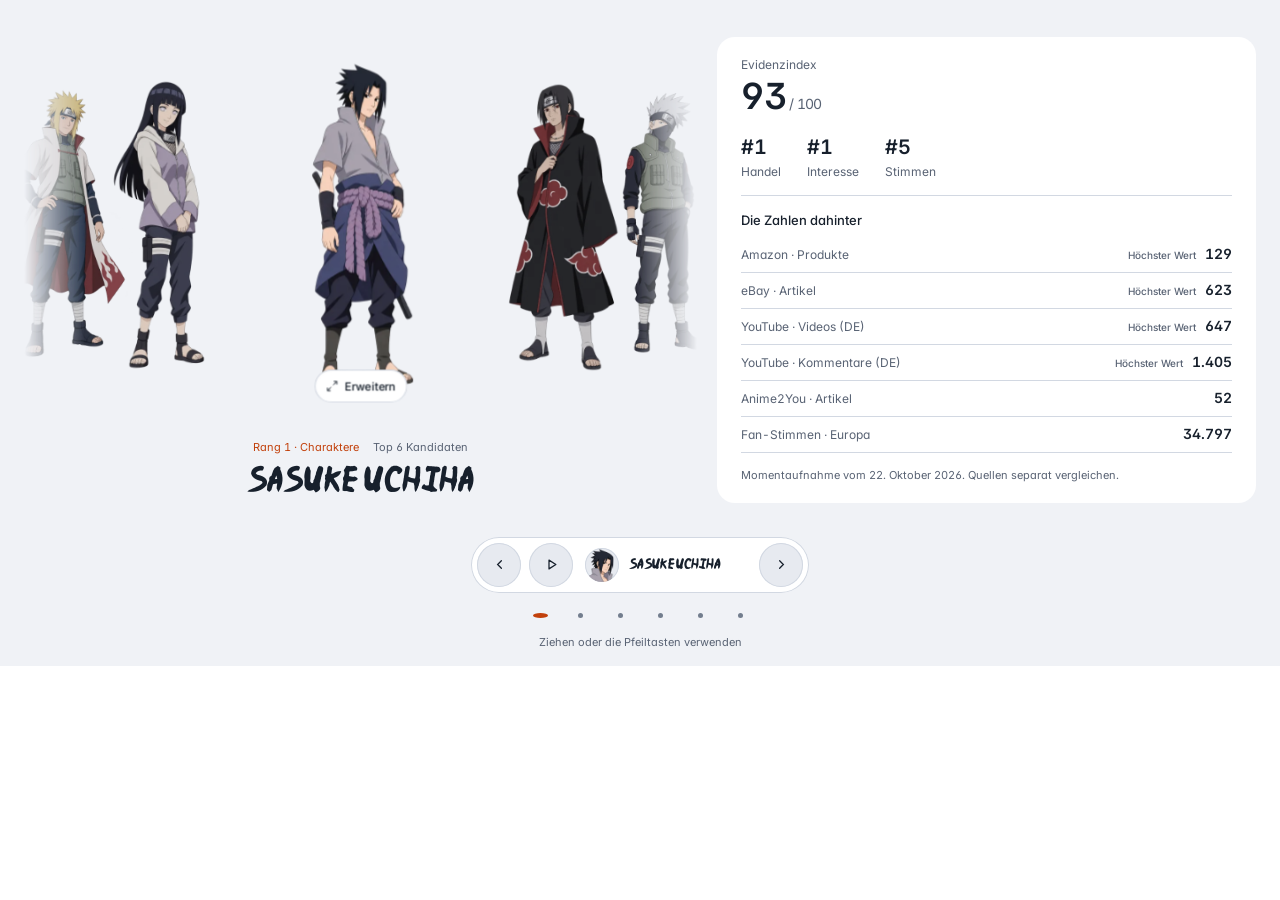
<file: design-preview/integrated-carousel.html>
<!doctype html>
<html lang="en">
<head>
  <meta charset="utf-8">
  <meta name="viewport" content="width=device-width, initial-scale=1, viewport-fit=cover">
  <meta name="theme-color" content="#0B0B0D">
  <meta name="description" content="Explore seven Naruto character illustrations in a glass carousel.">
  <title>Shinobi collection · Unified background</title>
  <link rel="preconnect" href="https://fonts.googleapis.com">
  <link rel="preconnect" href="https://fonts.gstatic.com" crossorigin>
  <link href="https://fonts.googleapis.com/css2?family=Inter:wght@400;500;600;700&display=swap" rel="stylesheet">
  <link rel="icon" href="data:,">
  <link rel="stylesheet" href="../avatar-carousel-v2/carousel.css">
  <link rel="stylesheet" href="../avatar-carousel-v2/avatars.css">
  <link rel="stylesheet" href="../avatar-carousel-v2/unified.css">
  <link rel="stylesheet" href="carousel-metrics.css?v=podium1"><script src="../data/dashboard.js"></script><script src="character-names.js?v=podium1"></script><script src="integrated-carousel.js?v=podium1" defer></script>
</head>
<body>
  <a class="skip" href="#gc-track">Skip to characters</a>
  <main class="gc" id="gc" data-theme="dark" tabindex="0" aria-roledescription="carousel" aria-label="Naruto character collection" aria-describedby="gc-hint" data-ui>
    <svg class="gc-bg" id="gc-bg" aria-hidden="true" preserveAspectRatio="xMidYMid slice"></svg>
    <div class="gc-vignette" aria-hidden="true"></div>
    <header class="collection-header" hidden>
      <div><h1>Shinobi collection</h1><p>Choose a character to explore.</p></div>
      <button class="theme-toggle" id="theme-toggle" aria-label="Switch to light theme" aria-pressed="false">
        <svg aria-hidden="true" width="16" height="16" viewBox="0 0 24 24" fill="none" stroke="currentColor" stroke-width="1.7"><circle cx="12" cy="12" r="4"/><path d="M12 2v2m0 16v2M2 12h2m16 0h2M5 5l1.5 1.5m11 11L19 19M5 19l1.5-1.5m11-11L19 5"/></svg>
        <span id="theme-label">Light</span>
      </button>
    </header>
    <div class="stage-layout"><div class="stage-art"><div class="gc-track" id="gc-track" tabindex="-1" aria-label="Character cards"></div><div id="active-identity" aria-live="polite"></div></div><aside id="character-metrics" aria-live="polite"></aside></div>
    <div class="gc-bar" role="group" aria-label="Carousel controls">
      <button class="gc-btn" id="gc-prev" aria-label="Previous character"><svg aria-hidden="true" viewBox="0 0 24 24" fill="none" stroke="currentColor" stroke-width="2" stroke-linecap="round"><path d="m15 6-6 6 6 6"/></svg></button>
      <button class="gc-btn gc-play" id="gc-play" aria-label="Start autoplay" aria-pressed="false"><svg aria-hidden="true" viewBox="0 0 24 24" fill="none" stroke="currentColor" stroke-width="2" stroke-linejoin="round"><path d="M8 5v14l11-7Z"/></svg></button>
      <div class="gc-now"><span class="gc-thumb" id="gc-thumb" aria-hidden="true"></span><div class="gc-nowtext" id="gc-nowtext"><b id="gc-ntitle"></b></div></div>
      <button class="gc-btn" id="gc-next" aria-label="Next character"><svg aria-hidden="true" viewBox="0 0 24 24" fill="none" stroke="currentColor" stroke-width="2" stroke-linecap="round"><path d="m9 6 6 6-6 6"/></svg></button>
    </div>
    <nav class="gc-pagination" id="gc-pagination" aria-label="Choose a character"></nav>
    <p class="gc-hint" id="gc-hint">Drag to explore <span aria-hidden="true">·</span> Use the arrow keys</p>
    <div class="sr" aria-live="polite" aria-atomic="true" id="gc-live"></div>
    <dialog class="gc-dialog" id="gc-dialog" aria-labelledby="gc-dtitle" aria-describedby="gc-ddesc">
      <div class="hero" id="gc-dhero"></div>
      <button class="gc-btn gc-close" id="gc-dclose" aria-label="Close character details"><svg aria-hidden="true" viewBox="0 0 24 24" fill="none" stroke="currentColor" stroke-width="1.7"><path d="m6 6 12 12M6 18 18 6"/></svg></button>
      <div class="in"><h2 id="gc-dtitle"></h2><p class="detail-subtitle" id="gc-dsubtitle"></p><p id="gc-ddesc"></p><a id="gc-source" class="art-source" target="_blank" rel="noopener noreferrer">Artwork source ↗</a></div>
    </dialog>
  </main>
</body>
</html>
</file>
<file: design-preview/preview.css>
@font-face{font-family:'Ninja Naruto';src:url('[data-uri]') format('truetype');font-display:swap}
:root,:root[data-theme=light]{--bg-page:#EEEFF2;--bg-shell:#F7F7F9;--bg-card:#FFFFFF;--bg-inset:#ECEEF2;--bg-inset-hover:#E4E7ED;--bg-chip:#E6E9EF;--ink:#17202C;--ink-2:#3A4555;--ink-muted:#596374;--ink-faint:#737E8E;--accent:#C2410C;--accent-strong:#9B340A;--accent-light:#E3762B;--accent-soft:color-mix(in oklab,var(--accent) 10%,var(--bg-card));--accent-ring:color-mix(in oklab,var(--accent) 40%,var(--bg-card));--hairline:#DFE3EB;--on-ink:#FFFFFF;--ring:var(--accent);--series-sasuke:#6545B8;--series-itachi:#B52B45;--series-kakashi:#267C73;--series-madara:#8C472F;--series-minato:#977000;--series-hinata:#6E6F9F;color-scheme:light}
:root[data-theme=dark]{--bg-page:#0B0B0D;--bg-shell:#111113;--bg-card:#19191D;--bg-inset:#222226;--bg-inset-hover:#2D292F;--bg-chip:#272329;--ink:#F4F4F6;--ink-2:#DED9DF;--ink-muted:#B0ADB6;--ink-faint:#8C8592;--accent:#D83A4B;--accent-strong:#F47488;--accent-light:#D83A4B;--accent-soft:color-mix(in oklab,var(--accent) 15%,var(--bg-card));--accent-ring:color-mix(in oklab,var(--accent) 45%,var(--bg-card));--hairline:#302930;--on-ink:#121214;--ring:#F47488;--series-sasuke:#B99AFA;--series-itachi:#F47488;--series-kakashi:#64C7B7;--series-madara:#E69A79;--series-minato:#E8C65B;--series-hinata:#B0B7E8;color-scheme:dark}
.shell{position:relative;isolation:isolate;overflow:hidden}.shell::before{content:'';position:absolute;width:460px;height:460px;top:-265px;right:-200px;border:34px solid var(--accent);border-radius:50%;opacity:.045;box-shadow:0 0 0 40px var(--accent),0 0 0 80px var(--accent);z-index:-1;pointer-events:none}
.character-name,.hero-name{font-family:'Ninja Naruto',var(--font);font-weight:400!important;letter-spacing:.01em;line-height:1.5}.character-name{font-size:1.07em}.data .who{white-space:normal}.hero-name{font-size:34px}
.topbar{grid-template-columns:auto minmax(0,1fr) auto}.topbar>.nav{justify-self:center}.topbar .right{min-width:0}.logo{font-size:13px}.project{display:none}.nav a{padding-inline:13px}
.review-bar{display:flex;flex-wrap:wrap;justify-content:space-between;gap:12px;align-items:center;margin:20px 0 0 68px;padding-bottom:16px;border-bottom:1px solid var(--hairline);font-size:12px;color:var(--ink-muted)}
.review-bar>div{display:flex;align-items:center;gap:10px;flex-wrap:wrap;min-width:0}.review-bar b{color:var(--ink);font-weight:600}.theme-choices,.layout-choices{display:flex;gap:4px;padding:4px;background:var(--bg-inset);border-radius:999px;max-width:100%;flex-wrap:wrap}
.theme-choices button,.layout-choices button{min-height:36px;border:0;padding:8px 13px;border-radius:999px;background:transparent;color:var(--ink-muted);cursor:pointer;font:500 12px var(--font)}
.theme-choices button[aria-pressed=true],.layout-choices button[aria-pressed=true]{background:var(--bg-card);color:var(--ink)}.theme-choices button:hover,.layout-choices button:hover{color:var(--ink);background:var(--bg-inset-hover)}
.preview-label{color:var(--accent-strong);font-weight:600}.layout-row{display:flex;flex-wrap:wrap;align-items:center;justify-content:space-between;gap:12px;margin-bottom:16px}.layout-row p{margin:0;color:var(--ink-muted);font-size:12px}
.carousel-frame{border:0;display:block;width:100%;height:760px;border-radius:24px;background:var(--bg-card);margin-bottom:20px;overflow:hidden}.carousel-lower{display:grid;grid-template-columns:repeat(3,minmax(0,1fr));gap:20px}.carousel-lower>.card{grid-column:auto}
.picker button{min-height:44px}.picker [data-mo]{display:flex;align-items:center;gap:9px;box-shadow:inset 0 0 0 1px var(--hairline)}.picker [data-mo]::before{content:'';width:9px;height:9px;border-radius:50%;background:var(--series);flex:none}.picker [data-mo][aria-pressed=true]{background:color-mix(in oklab,var(--series) 13%,var(--bg-card));color:var(--ink);box-shadow:inset 0 0 0 1px var(--series)}
.selection-actions{display:flex;align-items:center;flex-wrap:wrap;justify-content:space-between;gap:12px;margin-bottom:12px;color:var(--ink-muted);font-size:12px}.selection-actions button{min-height:36px}.plot .tip{white-space:normal;max-width:240px}.line-path{stroke-width:2.5px}.legend .character-name{font-size:13px}.chart-empty{min-height:280px;display:grid;place-items:center;background:var(--bg-inset);border-radius:16px}
.geo-map{display:grid;grid-template-columns:minmax(0,1fr) minmax(100px,.45fr);align-items:center;gap:12px;background:var(--bg-inset);border-radius:16px;padding:12px}.germany-svg{display:block;width:100%;max-height:510px}.map-state{stroke:var(--bg-card);stroke-width:1.3px;stroke-linejoin:round;vector-effect:non-scaling-stroke}.map-state:focus,.map-state:hover{stroke:var(--ink);stroke-width:2px;outline:none}.map-state.home{stroke:var(--ink);stroke-width:2px}.map-focus{font-size:12px;line-height:1.5;min-width:0;overflow-wrap:anywhere}.map-focus strong{display:block;color:var(--ink);font-size:15px;margin:8px 0}.map-focus .map-value{display:block;font-size:30px;color:var(--ink);margin:8px 0}.map-note{font-size:11px;line-height:1.6;color:var(--ink-muted);margin:12px 0 0}.map-note a{text-underline-offset:3px}.region-subject{font-size:18px;font-weight:500;margin-top:18px;color:var(--on-accent)}.nrw-label{font-family:'Ninja Naruto',var(--font);font-size:28px;line-height:1.5}.region-home .hero-name{font-family:var(--font);font-size:26px;line-height:1.2}.region-home .hero-num{font-size:58px}.selected-region-row{font-weight:700}.region-home .hero-list button{font:inherit;background:none;color:inherit;border:0;text-align:left;cursor:pointer;min-height:36px;padding:0}.region-home .hero-list li{align-items:center}.region-home .hero-list .selected-region-row{background:var(--on-accent-glass);padding-inline:10px;border-radius:10px}.source-suppressed{background:var(--hatch),var(--bg-inset)!important}
.skip-main{position:fixed;top:8px;left:8px;z-index:1000;background:var(--ink);color:var(--on-ink);padding:12px 18px;border-radius:999px;transform:translateY(-150%)}.skip-main:focus{transform:none}button,a{touch-action:manipulation}button:focus-visible,a:focus-visible{outline:2px solid var(--ring);outline-offset:3px}
@media(min-width:1181px){.region-home{grid-column:span 5}.map-card{grid-column:span 7}}
@media(max-width:1180px){.topbar{grid-template-columns:1fr auto}.topbar>.nav{grid-row:2;grid-column:1/-1;justify-self:stretch}.review-bar{margin-left:68px}.carousel-lower{grid-template-columns:repeat(2,minmax(0,1fr))}.carousel-lower>.card:last-child{grid-column:1/-1}.geo-map{grid-template-columns:minmax(0,1fr) minmax(100px,.4fr)}}
@media(max-width:767px){.review-bar{margin-left:0;margin-top:16px}.review-bar>div{gap:8px}.theme-choices{width:100%;border-radius:18px}.theme-choices button{flex:1}.review-bar>div:last-child{width:100%}.body{margin-top:20px}.topbar .logo{padding-right:10px}.carousel-lower{grid-template-columns:minmax(0,1fr)}.carousel-lower>.card:last-child{grid-column:auto}.layout-row{gap:8px}.layout-choices{width:100%}.layout-choices button{flex:1}.geo-map{grid-template-columns:minmax(0,1fr)}.map-focus{display:flex;align-items:center;gap:12px;flex-wrap:wrap}.map-focus strong{margin:0}.map-focus .map-value{font-size:22px;margin:0}.germany-svg{max-height:430px}.map-card .seg{flex-wrap:wrap}.region-home .hero-num{font-size:48px}.region-home .hero-name{font-size:24px}.nrw-label{font-size:25px}.page-head{gap:12px}.notice{font-size:11px}.shell::before{display:none}.hero-list b{white-space:normal}.wbar{flex-wrap:wrap}.wbar div{min-height:40px}.hbars .t{gap:8px}.hbars .t>span{min-width:0}.data td.who{min-width:130px}}
:root{--accent-gradient:linear-gradient(130deg,var(--accent),color-mix(in oklab,var(--accent) 76%,black))}
.skip-main{transform:none;opacity:0;pointer-events:none}.skip-main:focus{opacity:1;pointer-events:auto}
/* Selected split design; character names are the only display-font elements. */
.hero-name,.nrw-label{font-family:var(--font);font-weight:600!important;letter-spacing:-.02em;line-height:1.3}
.character-name{font-family:'Ninja Naruto',var(--font);font-size:1em;font-weight:400!important;line-height:inherit;letter-spacing:.01em}
.shell::before{display:none}.shell{margin:0 auto;border-radius:0;padding-top:104px;min-height:100vh;overflow:visible}.body{margin-top:24px}.review-bar{margin-top:0;padding-bottom:16px}.layout-row{justify-content:flex-start}
.topbar{position:fixed;inset:0 0 auto;z-index:500;display:block;background:var(--bg-card);border-bottom:1px solid var(--hairline)}
.topbar-inner{width:min(1440px,100%);margin:0 auto;padding:16px 52px;display:grid;grid-template-columns:auto minmax(0,1fr) auto;align-items:center;gap:20px;min-width:0}
.portfolio-brand{color:var(--accent-strong);font-size:20px;font-weight:700;text-decoration:none;white-space:nowrap}.topbar .nav{background:none;border-radius:0;height:40px;padding:0 4px;justify-self:center;max-width:100%;min-width:0;overflow-x:auto}.topbar .nav a{font-size:14px;line-height:24px;padding:8px 10px;border-radius:0;background:transparent;color:var(--ink-2)}.topbar .nav a[aria-current=page]{color:var(--ink);background:transparent}.topbar .nav-ind{top:auto;bottom:0;height:2px;border-radius:0;background:var(--accent);transition:transform var(--dur) var(--ease-out),width var(--dur) var(--ease-out)}.topbar .actions{background:none;height:40px;padding:0;gap:0}.topbar-right{display:flex;align-items:center;gap:12px;min-width:0}.project-wordmark{display:inline-flex;align-items:center;gap:4px;white-space:nowrap;padding:8px 14px;border:1px solid var(--hairline);border-radius:999px;color:var(--ink);text-decoration:none;font-size:12px}.project-wordmark .character-name{font-size:14px}.portfolio-back{display:flex;align-items:center;justify-content:center;gap:8px;padding:8px 12px;border:1px solid var(--hairline);border-radius:8px;color:var(--ink-2);text-decoration:none;font-size:13px;white-space:nowrap}.portfolio-back svg{width:16px;height:16px}.portfolio-back:hover{background:var(--bg-inset)}.topbar .right{gap:12px}
.project-skills{display:flex;flex-wrap:wrap;gap:8px;list-style:none;padding:0;margin:20px 0 0;max-width:76ch}.project-skills li{display:inline-flex;align-items:center;gap:8px;padding:6px 12px;background:var(--bg-card);border:1px solid var(--hairline);border-radius:999px;font-size:13px;color:var(--ink-2)}.project-skills svg,.project-actions svg{width:18px;height:18px;flex:none}.project-skills svg{color:var(--accent)}.project-actions{display:flex;flex-wrap:wrap;gap:12px;margin-top:24px}.project-actions .btn{border-radius:8px;padding:0 20px;font-size:15px;font-weight:400}.project-source{background:var(--ink);color:var(--on-ink)}.project-contact{background:var(--accent-gradient);color:var(--on-accent)}.project-actions .btn:hover{filter:brightness(1.1)}
.map-boundaries{fill:none;stroke:var(--ink-muted);stroke-opacity:.72;stroke-width:1.1;stroke-linejoin:round;pointer-events:none}.map-boundaries path,.map-home-outline{vector-effect:non-scaling-stroke}.map-state{stroke:none}.map-home-outline{fill:none;stroke:var(--ink);stroke-width:2;stroke-linejoin:round;pointer-events:none}.map-state:focus{stroke:var(--ink);stroke-width:3px}.region-subject{font-size:24px}
@media(max-width:1279px){.project-wordmark{display:none}.topbar-inner{padding-inline:32px;gap:16px}}
@media(max-width:1023px){.topbar-inner{grid-template-columns:minmax(0,1fr) auto;padding:12px 24px;gap:8px 16px}.topbar .nav{grid-row:2;grid-column:1/-1;justify-self:stretch;justify-content:center}.shell{padding-top:140px}.topbar-right{grid-column:2;grid-row:1}.portfolio-brand{font-size:19px}.topbar .nav a{font-size:14px}.rail{top:150px;height:calc(100vh - 180px)}}
@media(max-width:767px){.topbar-inner{padding:12px 16px;gap:8px}.topbar .nav{justify-content:flex-start;scroll-padding-inline:8px}.topbar .nav a{padding:8px 11px;flex:none}.portfolio-back span{display:none}.portfolio-back{width:36px;height:36px;padding:8px}.topbar .actions .icon-btn{display:none}.topbar .right{gap:8px}.portfolio-brand{font-size:18px}.topbar .seg button{padding-inline:9px}.shell{padding-top:132px;width:100%}.review-bar{padding-top:0}.project-skills li{font-size:12px}.project-actions{gap:10px;margin-top:18px}.project-actions .btn{font-size:14px;padding-inline:16px}.region-subject{font-size:21px}.region-home .hero-name{font-size:24px}.page-head h1{max-width:100%}}
@media(min-width:1024px){.rail{top:100px;height:calc(100vh - 132px)}}
.project-skills{max-width:none}
/* The podium occupies existing whitespace without contributing to header height. */
.overview-head{position:relative}.overview-podium{position:absolute;right:8px;top:20px;width:clamp(220px,22vw,300px);height:222px;margin:0;display:flex;align-items:flex-end;gap:4px;pointer-events:none}.podium-place{flex:1;min-width:0;display:flex;flex-direction:column;align-items:center;justify-content:flex-end}.podium-place>img{width:100%;height:150px;object-fit:contain;object-position:bottom}.podium-1>img{height:168px}.podium-name{font-size:12px;line-height:1.6;color:var(--ink);white-space:nowrap}.podium-step{display:flex;align-items:center;justify-content:center;width:100%;height:25px;background:var(--bg-chip);border-radius:6px 6px 0 0;color:var(--ink-muted);font-size:13px}.podium-1 .podium-step{height:38px;background:var(--accent-soft);color:var(--accent-strong)}.podium-3 .podium-step{height:18px}.podium-step b{font-weight:600}
@media(max-width:1119px){.overview-podium{top:auto;bottom:24px;right:0;width:190px;height:90px;gap:3px}.podium-place>img{height:54px}.podium-1>img{height:63px}.podium-name{font-size:10px;line-height:1.35}.podium-step{height:10px;font-size:10px;border-radius:4px 4px 0 0}.podium-1 .podium-step{height:14px}.podium-3 .podium-step{height:8px}}
@media(max-width:739px){.overview-podium{display:none}}
/* Page tabs wrap instead of scrolling sideways; the underline follows the active tab. */
.topbar .nav{overflow:visible;flex-wrap:wrap;height:auto;min-height:40px}
/* Wide header: the podium sits just above the release notice, whatever the intro length. */
@media(min-width:1120px){.overview-head{min-height:272px}.overview-podium{top:auto;bottom:48px}}
</file>
<file: avatar-carousel-v2/carousel.css>
/* ===== TOKENS (identical to references/tokens.css) ===== */
/* =====================================================================
   Glass Carousel — tokens
   Sampled from the reference (dark). Configurable inputs:
     --accent   rating/score chip, focus ring, progress   (default amber)
     --like     liked-heart fill                           (default rose-red)
     --stage-bg backdrop behind the carousel (colour or image)
   Light theme is an extension (reference is dark only).
   Scope: tokens live on .gc (the component root), so several carousels
   with different accents can coexist on one page.
   ===================================================================== */

.gc {
  /* ---- Inputs ---------------------------------------------------------- */
  --accent:    #F5B83D;
  --on-accent: #1A1406;
  --like:      #FF4D6D;
  --stage-bg:  #0E0E11;

  /* ---- Glass ----------------------------------------------------------- */
  --glass:          rgba(22, 22, 27, .58);   /* card body under the image fade */
  --glass-strong:   rgba(18, 18, 22, .78);   /* control bar                     */
  --glass-chip:     rgba(255, 255, 255, .12);
  --glass-border:   rgba(255, 255, 255, .14);
  --glass-highlight:rgba(255, 255, 255, .22);/* 1px top inner highlight         */
  --glass-blur:     18px;
  --card-shadow:    0 30px 60px -20px rgba(0,0,0,.65), 0 8px 20px rgba(0,0,0,.35);

  /* ---- Ink ------------------------------------------------------------- */
  --ink:       #F4F4F6;
  --ink-2:     rgba(244,244,246,.78);
  --ink-muted: rgba(244,244,246,.52);
  --ink-faint: rgba(244,244,246,.32);
  --divider:   rgba(255,255,255,.10);
  --accent-soft: color-mix(in oklab, var(--accent) 22%, transparent);

  /* ---- Geometry (desktop; see anatomy.md for the transform math) -------- */
  --card-w: 340px;   --card-h: 470px;   --card-r: 24px;
  --img-ratio: .56;                       /* image occupies top 56%          */
  --perspective: 1400px;
  --step-1: .84;     /* x offset of first neighbour, × card width           */
  --step-n: .56;     /* each further neighbour, × card width                */
  --rot-1: 22deg;    --rot-n: 8deg;      /* rotateY for |d|=1, extra per step */
  --depth: 150px;    /* translateZ per step (negative)                      */
  --side-dim: .62;   /* brightness of non-active cards                      */

  /* ---- Type ------------------------------------------------------------ */
  --font: "Outfit", ui-sans-serif, system-ui, -apple-system, "Segoe UI", sans-serif;
  --mono: "JetBrains Mono", ui-monospace, SFMono-Regular, Menlo, monospace;

  /* ---- Motion ---------------------------------------------------------- */
  --ease-slide: cubic-bezier(.16, 1, .3, 1);   /* sharp start, long settle  */
  --dur-slide: 420ms;
  --dur-fast: 160ms;
  --autoplay-ms: 3800;

  color: var(--ink);
  font-family: var(--font);
}

.gc[data-theme="light"] {           /* extension */
  --stage-bg: #E9EAEE;
  --glass: rgba(255,255,255,.55);  --glass-strong: rgba(255,255,255,.78);
  --glass-chip: rgba(15,15,20,.06); --glass-border: rgba(15,15,20,.10);
  --glass-highlight: rgba(255,255,255,.9);
  --card-shadow: 0 30px 60px -24px rgba(20,20,40,.35), 0 8px 20px rgba(20,20,40,.12);
  --ink: #15151A; --ink-2: rgba(21,21,26,.78); --ink-muted: rgba(21,21,26,.55); --ink-faint: rgba(21,21,26,.35);
  --divider: rgba(15,15,20,.08);
  --side-dim: .9;
}

@media (max-width: 767px) {
  .gc { --card-w: 260px; --card-h: 380px; --step-1: .72; --step-n: .4; --rot-1: 16deg; --depth: 110px; }
}

@media (prefers-reduced-motion: reduce) {
  .gc { --dur-slide: 0ms; --rot-1: 0deg; --rot-n: 0deg; }
}


*,*::before,*::after{box-sizing:border-box}
html,body{margin:0;height:100%;background:#0E0E11}
button{font:inherit;color:inherit;cursor:pointer;border:0;background:none}

/* ---- Stage ---------------------------------------------------------- */
.gc{position:relative;min-height:var(--gc-min-h,100vh);overflow:hidden;background:var(--stage-bg);display:flex;flex-direction:column;justify-content:center;
  outline:none;user-select:none;-webkit-user-select:none;touch-action:pan-y}
.gc-bg{position:absolute;inset:0;width:100%;height:100%;pointer-events:none}
.gc-vignette{position:absolute;inset:0;pointer-events:none;background:radial-gradient(70% 60% at 50% 45%,transparent 30%,rgba(0,0,0,.55) 100%)}
.gc[data-theme="light"] .gc-vignette{background:radial-gradient(70% 60% at 50% 45%,transparent 40%,rgba(255,255,255,.5) 100%)}
.gc-track{position:relative;height:calc(var(--card-h) + 60px);perspective:var(--perspective);perspective-origin:50% 45%;cursor:grab}
.gc.dragging .gc-track{cursor:grabbing}

/* ---- Card ----------------------------------------------------------- */
.gc-card{position:absolute;left:50%;top:50%;width:var(--card-w);height:var(--card-h);margin:calc(var(--card-h)/-2) 0 0 calc(var(--card-w)/-2);
  border-radius:var(--card-r);overflow:hidden;background:var(--glass);
  -webkit-backdrop-filter:blur(var(--glass-blur)) saturate(140%);backdrop-filter:blur(var(--glass-blur)) saturate(140%);
  box-shadow:var(--card-shadow),inset 0 1px 0 var(--glass-highlight),inset 0 0 0 1px var(--glass-border);
  transition:transform var(--dur-slide) var(--ease-slide),opacity var(--dur-slide) var(--ease-slide),filter var(--dur-slide) var(--ease-slide);
  will-change:transform;backface-visibility:hidden}
.gc.dragging .gc-card{transition:none}
.gc-img{position:absolute;inset:0 0 auto 0;height:calc(var(--card-h)*var(--img-ratio) + 70px);
  -webkit-mask-image:linear-gradient(#000 62%,transparent);mask-image:linear-gradient(#000 62%,transparent)}
.gc-img>*{width:100%;height:100%;object-fit:cover;display:block;pointer-events:none}
.gc-top{position:absolute;inset:14px 14px auto 14px;display:flex;justify-content:space-between;opacity:var(--f);transition:opacity var(--dur-fast)}
.gc-chip{display:inline-flex;align-items:center;gap:6px;height:28px;padding:0 11px;border-radius:999px;font-size:12px;font-weight:500;
  background:var(--glass-chip);-webkit-backdrop-filter:blur(10px);backdrop-filter:blur(10px);box-shadow:inset 0 0 0 1px var(--glass-border);color:#fff}
.gc-dots{width:28px;padding:0;justify-content:center}
.gc-body{position:absolute;inset:auto 0 0 0;padding:18px 18px 16px}
.gc-title{display:flex;justify-content:space-between;align-items:baseline;gap:10px}
.gc-title h3{margin:0;font-size:19px;font-weight:600;letter-spacing:-.01em;line-height:1.2}
.gc-idx{font-size:12px;color:var(--ink-muted);font-variant-numeric:tabular-nums;opacity:var(--f)}
.gc-sub{font-size:11.5px;color:var(--ink-muted);margin-top:3px}
.gc-desc{font-size:12.5px;line-height:1.5;color:var(--ink-2);margin:10px 0 12px;display:-webkit-box;-webkit-line-clamp:3;-webkit-box-orient:vertical;overflow:hidden;opacity:var(--f)}
.gc-meta{border-top:1px solid var(--divider);padding-top:10px;display:grid;gap:4px;opacity:var(--f)}
.gc-meta div{display:flex;align-items:center;gap:6px;font-size:11.5px;color:var(--ink-2)}
.gc-meta .mono{font-family:var(--mono);font-size:10.5px;color:var(--ink-muted)}
.gc-meta svg{width:12px;height:12px;flex:none}
.gc-pin{color:var(--like)}
/* active vs side: --f (0..1) is set per card from its distance */
.gc-card:not(.is-active) .gc-sub{opacity:calc(1 - var(--f))}
.gc-card.is-active .gc-sub{display:none}

/* ---- Control bar ---------------------------------------------------- */
.gc-bar{position:relative;z-index:200;align-self:center;margin-top:8px;display:flex;align-items:center;gap:8px;padding:6px;border-radius:999px;
  background:var(--glass-strong);-webkit-backdrop-filter:blur(var(--glass-blur));backdrop-filter:blur(var(--glass-blur));
  box-shadow:inset 0 1px 0 var(--glass-highlight),inset 0 0 0 1px var(--glass-border),0 10px 30px rgba(0,0,0,.35)}
.gc-btn{width:34px;height:34px;border-radius:50%;display:grid;place-items:center;background:var(--glass-chip);box-shadow:inset 0 0 0 1px var(--glass-border);color:var(--ink);transition:background var(--dur-fast),transform 120ms}
.gc-btn:hover{background:rgba(255,255,255,.2)} .gc-btn:active{transform:scale(.94)}
.gc-btn svg{width:15px;height:15px}
.gc-now{display:flex;align-items:center;gap:10px;padding:0 10px 0 4px;min-width:210px}
.gc-thumb{width:34px;height:34px;border-radius:50%;overflow:hidden;flex:none;box-shadow:inset 0 0 0 1px var(--glass-border)}
.gc-thumb>*{width:100%;height:100%;object-fit:cover;display:block}
.gc-now b{font-size:13px;font-weight:600;display:flex;align-items:center;gap:8px;white-space:nowrap}
.gc-now small{display:block;font-size:11px;color:var(--ink-muted);white-space:nowrap;margin-top:1px}
.gc-rate{font-size:10.5px;font-weight:600;color:var(--accent);background:var(--accent-soft);border-radius:6px;padding:1px 6px;font-variant-numeric:tabular-nums}
.gc-like[aria-pressed="true"]{background:var(--like);color:#fff;box-shadow:none}
.gc-like[aria-pressed="true"] svg{fill:currentColor}
.gc-like.pop{animation:pop .32s var(--ease-slide)}
@keyframes pop{40%{transform:scale(1.22)}}
.gc-nowtext{transition:opacity var(--dur-fast)}
.gc :focus-visible{outline:2px solid var(--accent);outline-offset:2px}

/* ---- Expand dialog (extension: reference shows the chip, not the expanded state) */
.gc-dialog{border:0;padding:0;border-radius:28px;width:min(760px,92vw);background:var(--glass-strong);color:var(--ink);
  -webkit-backdrop-filter:blur(24px);backdrop-filter:blur(24px);box-shadow:inset 0 0 0 1px var(--glass-border),0 40px 80px rgba(0,0,0,.6);overflow:hidden}
.gc-dialog::backdrop{background:rgba(0,0,0,.55);-webkit-backdrop-filter:blur(6px);backdrop-filter:blur(6px)}
.gc-dialog[open]{animation:dlg .36s var(--ease-slide)}
@keyframes dlg{from{opacity:0;transform:scale(.94) translateY(10px)}}
.gc-dialog .hero{height:300px} .gc-dialog .hero>*{width:100%;height:100%;object-fit:cover;display:block}
.gc-dialog .in{padding:22px 26px 26px}.gc-dialog h2{margin:0 0 8px;font-size:26px;font-weight:600}
.gc-dialog p{color:var(--ink-2);line-height:1.6;margin:0 0 14px}
.gc-close{position:absolute;top:14px;right:14px}
.sr{position:absolute;width:1px;height:1px;overflow:hidden;clip:rect(0 0 0 0);white-space:nowrap}
@media (max-width:767px){.gc-now{min-width:0}.gc-now small{display:none}.gc-play{display:none}}
</file>
<file: avatar-carousel-v2/avatars.css>
/* Preview-specific values from DESIGN.md and the owner's carousel template. */
.gc {
  --accent: #C2410C;
  --on-accent: #FFFFFF;
  --like: #C2410C;
  --stage-bg: #0B0B0D;
  --ink-muted: rgba(244,244,246,.68);
  --ink-faint: rgba(244,244,246,.45);
  --font: "Inter", ui-sans-serif, system-ui, sans-serif;
  --mono: var(--font);
  --card-w: 340px;
  --card-h: 550px;
  --avatar-safe-top: 30px;
  --avatar-safe-bottom: 46px;
  min-height: 100svh;
  padding: 34px 0 24px;
  color-scheme: dark;
  font-feature-settings: "cv11", "ss01";
  font-variant-numeric: tabular-nums;
}
.gc[data-theme="light"] {
  --stage-bg: #E7E7EA;
  --ink-muted: rgba(21,21,26,.68);
  --ink-faint: rgba(21,21,26,.5);
  color-scheme: light;
}
html, body { height: auto; min-height: 100%; background: #0B0B0D; }
body { margin: 0; }
button, a, summary { -webkit-tap-highlight-color: transparent; touch-action: manipulation; }
button, a { -webkit-user-drag: none; }
.gc:focus-visible { outline: 2px solid var(--accent); outline-offset: -4px; }
.skip { position: fixed; top: 12px; left: 12px; z-index: 500; padding: 12px 20px; background: #C2410C; color: #FFFFFF; border-radius: 999px; font: 14px Inter, sans-serif; transform: translateY(-150%); }
.skip:focus { transform: translateY(0); }
.gc-bg { opacity: .75; }
.gc[data-theme="light"] .gc-bg { opacity: .12; }
.collection-header { position: relative; z-index: 200; width: min(1200px, calc(100% - 80px)); margin: 0 auto 10px; display: flex; align-items: center; justify-content: space-between; gap: 24px; }
.collection-header h1 { margin: 0; font-size: 40px; font-weight: 600; line-height: 1.15; letter-spacing: -.035em; text-wrap: balance; }
.collection-header p { margin: 9px 0 0; color: var(--ink-muted); font-size: 14px; line-height: 1.5; }
.theme-toggle { height: 44px; padding: 0 16px; display: flex; align-items: center; gap: 8px; border-radius: 999px; background: var(--glass-chip); box-shadow: inset 0 0 0 1px var(--glass-border); color: var(--ink-2); font-size: 12.5px; flex: none; }
.theme-toggle:hover { background: var(--glass-border); color: var(--ink); }
.gc-track { flex: none; height: calc(var(--card-h) + 62px); overflow: clip; isolation: isolate; }
.gc-card { user-select: none; -webkit-user-select: none; }
.gc-img { height: calc(var(--card-h) - 170px); -webkit-mask-image: linear-gradient(#000 90%, transparent); mask-image: linear-gradient(#000 90%, transparent); }
.gc-img > img { object-fit: contain; padding: var(--avatar-safe-top) 12px var(--avatar-safe-bottom); }
.gc-img .media-error { display: grid; place-items: center; padding: 70px 30px; color: var(--ink-muted); font-size: 14px; }
.gc-top { z-index: 2; pointer-events: none; }
.gc-top > * { pointer-events: auto; }
.gc-chip { min-height: 36px; height: 36px; color: var(--ink); }
.gc-chip:hover { background: var(--glass-border); }
.gc-chip > svg { width: 12px; height: 12px; flex: none; }
.gc-dots { width: 36px; }
.gc-more { position: relative; }
.gc-more summary { list-style: none; cursor: pointer; display: flex; }
.gc-more summary::-webkit-details-marker { display: none; }
.gc-more summary svg { width: 16px; height: 16px; }
.gc-menu { position: absolute; top: 42px; right: 0; width: 164px; border-radius: 16px; background: var(--glass-strong); -webkit-backdrop-filter: blur(18px); backdrop-filter: blur(18px); box-shadow: inset 0 0 0 1px var(--glass-border), var(--card-shadow); padding: 6px; }
.gc-menu button, .gc-menu a { width: 100%; min-height: 44px; display: flex; align-items: center; padding: 10px 12px; font-size: 12.5px; color: var(--ink); text-decoration: none; text-align: left; border-radius: 10px; }
.gc-menu button:hover, .gc-menu a:hover { background: var(--glass-chip); }
.gc-body { padding: 18px 22px 20px; transform: translateY(var(--body-shift, 0px)); transition: transform var(--dur-slide) var(--ease-slide); }
.gc-title h2 { margin: 0; font-size: 19px; font-weight: 600; letter-spacing: -.01em; line-height: 1.2; overflow-wrap: anywhere; text-wrap: balance; }
.gc-sub { line-height: 1.5; }
.gc-desc { text-wrap: pretty; }
.gc-meta .mono { font-size: 11px; }
.gc-pin { color: var(--accent); }
.gc-bar { margin-top: 4px; max-width: calc(100% - 32px); }
.gc-btn { width: 44px; height: 44px; flex: none; }
.gc-btn:hover { background: var(--glass-border); }
.gc-now { min-width: 230px; min-height: 44px; }
.gc-nowtext { min-width: 0; }
.gc-now b { white-space: normal; line-height: 1.3; }
.gc-now small { color: var(--ink-muted); }
.gc-thumb { background: var(--glass-chip); position: relative; }
.gc-thumb img { width: 300%; height: 450%; max-width: none; object-fit: contain; transform: translate(-33.333%, -1%); }
.gc-pagination { position: relative; z-index: 200; display: flex; justify-content: center; align-self: center; margin-top: 10px; }
.gc-page { width: 40px; height: 36px; display: grid; place-items: center; }
.gc-page span { height: 5px; width: 5px; border-radius: 999px; background: var(--ink-faint); transition: transform var(--dur-slide), opacity var(--dur-slide); }
.gc-page[aria-current="true"] span { background: var(--accent); transform: scaleX(3); }
.gc-page:hover span { background: var(--ink); }
.gc-hint { position: relative; z-index: 1; margin: 0; text-align: center; font-size: 11px; line-height: 1.5; color: var(--ink-muted); }
.gc-hint span { padding: 0 8px; }
.gc-dialog { width: min(800px, 92vw); max-height: 92svh; overflow: auto; overscroll-behavior: contain; }
.gc-dialog[open] { display: grid; grid-template-columns: minmax(0, 1fr) minmax(0, 1fr); align-items: center; }
.gc-dialog .hero { height: min(70svh, 590px); background: var(--glass-chip); }
.gc-dialog .hero img { object-fit: contain; padding: 28px 16px; }
.gc-dialog .in { min-width: 0; padding: 44px 30px 32px; }
.gc-dialog h2 { font-size: 30px; line-height: 1.1; letter-spacing: -.03em; text-wrap: balance; }
.gc-dialog p { font-size: 14px; }
.gc-dialog .detail-subtitle { font-size: 12.5px; color: var(--ink-muted); margin-bottom: 26px; }
.gc-dialog .gc-meta { margin-top: 24px; }
.gc-close { z-index: 2; }
.gc-card[aria-hidden="true"] .gc-top { visibility: hidden; }
@media (max-width: 767px) {
  .gc { --card-w: 260px; --card-h: 500px; --avatar-safe-top: 28px; --avatar-safe-bottom: 35px; padding: max(24px, env(safe-area-inset-top)) 0 max(20px, env(safe-area-inset-bottom)); }
  .collection-header { width: calc(100% - 40px); margin-bottom: 2px; gap: 12px; }
  .collection-header h1 { font-size: 30px; max-width: 240px; }
  .collection-header p { font-size: 12.5px; max-width: 240px; margin-top: 8px; }
  .theme-toggle { width: 44px; padding: 0; justify-content: center; }
  .theme-toggle span { display: none; }
  .gc-track { height: calc(var(--card-h) + 54px); }
  .gc-body { padding: 18px; }
  .gc-title h2 { font-size: 18px; }
  .gc-desc { font-size: 12px; }
  .gc-now { min-width: 0; gap: 8px; padding: 0 4px; }
  .gc-now b { font-size: 12px; max-width: 110px; }
  .gc-bar { gap: 6px; }
  .gc-thumb { width: 30px; height: 30px; }
  .gc-pagination { margin-top: 6px; }
  .gc-hint { font-size: 10.5px; }
  .gc-dialog[open] { grid-template-columns: minmax(0, 1fr); }
  .gc-dialog .hero { height: min(47svh, 360px); }
  .gc-dialog .in { padding: 24px; }
  .gc-dialog h2 { font-size: 26px; }
  .gc-dialog .detail-subtitle { margin-bottom: 14px; }
}
@media (prefers-reduced-motion: reduce) {
  .gc { --dur-slide: 0ms; --dur-fast: 0ms; --rot-1: 0deg; --rot-n: 0deg; }
  .gc-dialog[open], .gc-like.pop { animation: none; }
  .gc-play { display: none; }
}
</file>
<file: avatar-carousel-v2/unified.css>
/* Version 2: one continuous background behind every character. */
.gc-card {
  background: transparent;
  -webkit-backdrop-filter: none;
  backdrop-filter: none;
  box-shadow: none;
  border: 0;
  border-radius: 0;
}

.gc-img {
  -webkit-mask-image: none;
  mask-image: none;
}

/* Position and edge opacity share one animation clock, including the wrap seam. */
.gc-card, .gc-body { transition: none; }
.gc-track {
  -webkit-mask-image: linear-gradient(to right, transparent, #000 9%, #000 91%, transparent);
  mask-image: linear-gradient(to right, transparent, #000 9%, #000 91%, transparent);
}
.gc-body { transform: none; bottom: 35px; text-align: center; }
.gc-title { justify-content: center; }
.gc { --card-h: 430px; }
.gc-img { height: calc(var(--card-h) - 60px); }
.gc-now { min-width: 190px; }
.gc-dialog { isolation: isolate; color: #F4F4F6; --ink-2: rgba(244,244,246,.88); --ink-muted: rgba(244,244,246,.74); --divider: rgba(255,255,255,.18); background: #111113; }
.gc-dialog::before { content: ""; position: absolute; z-index: -2; inset: 0; background-image: var(--detail-art); background-size: cover; background-position: center; }
.gc-dialog::after { content: ""; position: absolute; z-index: -1; inset: 0; background: linear-gradient(90deg, rgba(11,11,13,.28), rgba(11,11,13,.88) 65%); }
.gc-dialog .hero { background: transparent; }
.gc-dialog .in { position: relative; }
.art-source { display: inline-flex; align-items: center; min-height: 44px; margin-top: 16px; font-size: 11px; color: var(--ink-muted); text-underline-offset: 4px; }
.art-source[hidden] { display: none; }
.art-source:hover { color: #FFFFFF; }
.gc-close { background: rgba(18,18,22,.85); color: #FFFFFF; }
@media (max-width: 767px) {
  .gc { --card-h: 390px; --avatar-safe-bottom: 26px; }
  .gc-now { min-width: 0; }
  .gc-dialog::after { background: linear-gradient(0deg, rgba(11,11,13,.95), rgba(11,11,13,.25)); }
}

/* Without opaque panels, neighbouring captions must not cross the active copy. */
@media (max-width: 1100px) {
  .gc-card:not(.is-active) .gc-body {
    visibility: hidden;
  }
}
</file>
<file: design-preview/carousel-metrics.css>
@font-face{font-family:'Ninja Naruto';src:url('[data-uri]') format('truetype');font-display:swap}
:root{--font:'Inter',system-ui,sans-serif}html,body{height:auto;min-height:0;background:transparent}.gc{--font:'Inter',system-ui,sans-serif;--gc-min-h:0;--card-h:380px;--card-w:300px;--avatar-safe-top:5px;--avatar-safe-bottom:14px;min-height:0;padding:20px 24px 16px;background:#141216;color:#F4F4F6;--ink-muted:#B0ADB6;--ink-faint:#8C8592;--accent:#F47488;--glass-strong:#272329;--glass-border:#49404A;--glass-chip:#302A32}
.gc[data-theme=light]{--ink:#17202C;--ink-2:#3A4555;--ink-muted:#596374;--ink-faint:#737E8E;--accent:#C2410C;--glass-strong:#FFFFFF;--glass-border:#D2D8E2;--glass-chip:#E7EAF0;background:#F0F2F6;color:#17202C}
.gc-bg{display:none}.gc-vignette{background:none!important}.gc::before{content:'';position:absolute;width:330px;height:330px;top:35px;left:calc(50% - 165px);border:1px solid #922337;border-radius:50%;box-shadow:0 0 0 42px color-mix(in srgb,#922337 26%,transparent),0 0 0 80px color-mix(in srgb,#922337 12%,transparent);opacity:.7;pointer-events:none}
.gc[data-theme=light]::before{border:24px solid #F28A2E;box-shadow:0 0 0 24px color-mix(in srgb,#F28A2E 14%,transparent),0 0 0 72px color-mix(in srgb,#245C9B 5%,transparent);opacity:.16}
.collection-header[hidden]{display:none}.stage-layout{position:relative;display:grid;grid-template-columns:minmax(0,1fr);min-width:0}.stage-art{min-width:0;position:relative}.gc-track{height:360px;--card-h:350px;mask-image:linear-gradient(to right,transparent,#000 9%,#000 91%,transparent)}.gc-card{--card-h:350px}.gc-img{height:350px}.gc-img>img{padding:8px 12px 12px}.gc-card .gc-body{display:none}.gc-card .gc-top{top:auto;bottom:8px;justify-content:center}.gc-chip{background:var(--glass-strong);font-size:11px;min-height:32px;height:32px}.gc-card.is-active .gc-top{opacity:1}.gc-card:not(.is-active){--side-dim:.65}.gc-dialog h2,#gc-ntitle{font-family:'Ninja Naruto',var(--font);font-weight:400;line-height:1.5}.gc-dialog h2{font-size:28px}
#active-identity{text-align:center;margin:0 auto 18px;max-width:420px;padding:0 12px}.identity-top{display:flex;justify-content:center;gap:14px;color:var(--ink-muted);font-size:11px}.identity-top span:first-child{color:var(--accent)}#active-identity h2{font-family:'Ninja Naruto',var(--font);font-weight:400;font-size:33px;line-height:1.4;margin:8px 0 0;letter-spacing:.015em}
#character-metrics{min-width:0;position:relative;background:var(--glass-strong);border-radius:18px;padding:20px 24px}.metric-summary{display:flex;gap:20px;justify-content:space-between;align-items:center;padding-bottom:16px;border-bottom:1px solid var(--glass-border)}.metric-summary>div:first-child{display:flex;flex-direction:column;gap:5px}.metric-summary span{font-size:12px;color:var(--ink-muted)}.metric-summary strong{font-size:36px;font-weight:600;line-height:1.1;letter-spacing:-.02em}.metric-summary strong small{font-size:14px;color:var(--ink-muted);font-weight:400}.lens-ranks{display:flex;gap:26px}.lens-ranks>div{display:flex;flex-direction:column;gap:5px}.lens-ranks b{font-size:20px;font-weight:600}.metric-sources{display:grid;grid-template-columns:repeat(3,minmax(0,1fr));gap:0 26px}.metric-sources h3{grid-column:1/-1;font-size:13px;font-weight:500;margin:16px 0 9px}.metric-row{display:flex;align-items:baseline;justify-content:space-between;gap:10px;padding:8px 0;min-width:0;font-size:12px;border-bottom:1px solid var(--glass-border)}.metric-row span{min-width:0;color:var(--ink-muted);line-height:1.5}.metric-row b{font-weight:600;white-space:nowrap;font-size:14px}.metric-note{font-size:11px;color:var(--ink-muted);line-height:1.5;margin:14px 0 0}.gc-bar{margin-top:16px;box-shadow:inset 0 0 0 1px var(--glass-border);backdrop-filter:none}.gc-now{min-width:170px}.gc-pagination{margin-top:5px}.gc-hint{font-size:11px}.gc-now b{font-size:12px}
.gc[data-layout=split] .stage-layout{grid-template-columns:minmax(0,1.25fr) minmax(0,1fr);gap:20px;align-items:center}.gc[data-layout=split] .gc-track{height:420px}.gc[data-layout=split]{--card-w:260px}.gc[data-layout=split] .metric-sources{grid-template-columns:minmax(0,1fr)}.gc[data-layout=split] .metric-summary{align-items:flex-start;flex-direction:column;gap:18px}.gc[data-layout=split] #active-identity h2{font-size:29px}.gc[data-layout=split]::before{left:calc(28% - 165px)}
@media(max-width:600px){.gc{padding:12px 12px 16px;--card-w:230px;--card-h:310px;--step-1:.75}.gc-track{height:310px}.gc-card{--card-h:310px}.gc-img{height:300px}.gc[data-layout=split] .stage-layout{grid-template-columns:minmax(0,1fr);gap:0}.gc[data-layout=split] .gc-track{height:310px}.gc[data-layout=split]{--card-w:230px}.gc[data-layout=split] .metric-summary{flex-direction:row;gap:10px;align-items:center}.gc::before,.gc[data-layout=split]::before{width:230px;height:230px;left:calc(50% - 115px);top:35px}.metric-sources{grid-template-columns:minmax(0,1fr)}#character-metrics{padding:16px}.metric-summary{gap:8px}.metric-summary strong{font-size:30px}.lens-ranks{gap:12px}.lens-ranks b{font-size:17px}.lens-ranks span{font-size:10px}.metric-summary span{font-size:11px}.metric-row{font-size:12px;padding:7px 0}#active-identity h2,.gc[data-layout=split] #active-identity h2{font-size:27px}.gc-now{min-width:0}.gc-now b{max-width:150px}.gc-btn{width:38px;height:38px}.gc-bar{gap:5px}.gc-play{display:none}.gc-page{width:36px}}
@media(prefers-reduced-motion:reduce){.gc-card,.gc-body{transition:none!important}.gc-dialog[open]{animation:none}}
.source-leader{font-size:10px;font-weight:500;color:var(--ink-muted);margin-right:5px}.metric-row b{white-space:normal;text-align:right}
.skip{transform:none;opacity:0;pointer-events:none}.skip:focus{opacity:1;pointer-events:auto}
.gc::before{display:none;content:none}.clan-symbol{position:absolute;left:50%;top:190px;transform:translate(-50%,-50%);width:360px;height:360px;pointer-events:none;z-index:0}.clan-symbol img{width:100%;height:100%;object-fit:contain}.clan-symbol .uzumaki-symbol{display:none;opacity:.19}.clan-symbol .uchiha-symbol{display:block;opacity:.46}.gc[data-theme=light] .clan-symbol .uzumaki-symbol{display:block}.gc[data-theme=light] .clan-symbol .uchiha-symbol{display:none}.gc-track,#active-identity{position:relative;z-index:1}
.gc-dialog h2,#gc-ntitle,#active-identity h2{font-family:var(--font);font-weight:600}.character-name{font-family:'Ninja Naruto',var(--font);font-weight:400;line-height:inherit;letter-spacing:.01em}
@media(max-width:600px){.clan-symbol{width:280px;height:280px;top:155px}}
.clan-symbol{width:320px;height:320px}.clan-symbol .uzumaki-symbol{opacity:.5}.clan-symbol .uchiha-symbol{opacity:.7}
@media(max-width:600px){.clan-symbol{width:260px;height:260px}}
</file>
